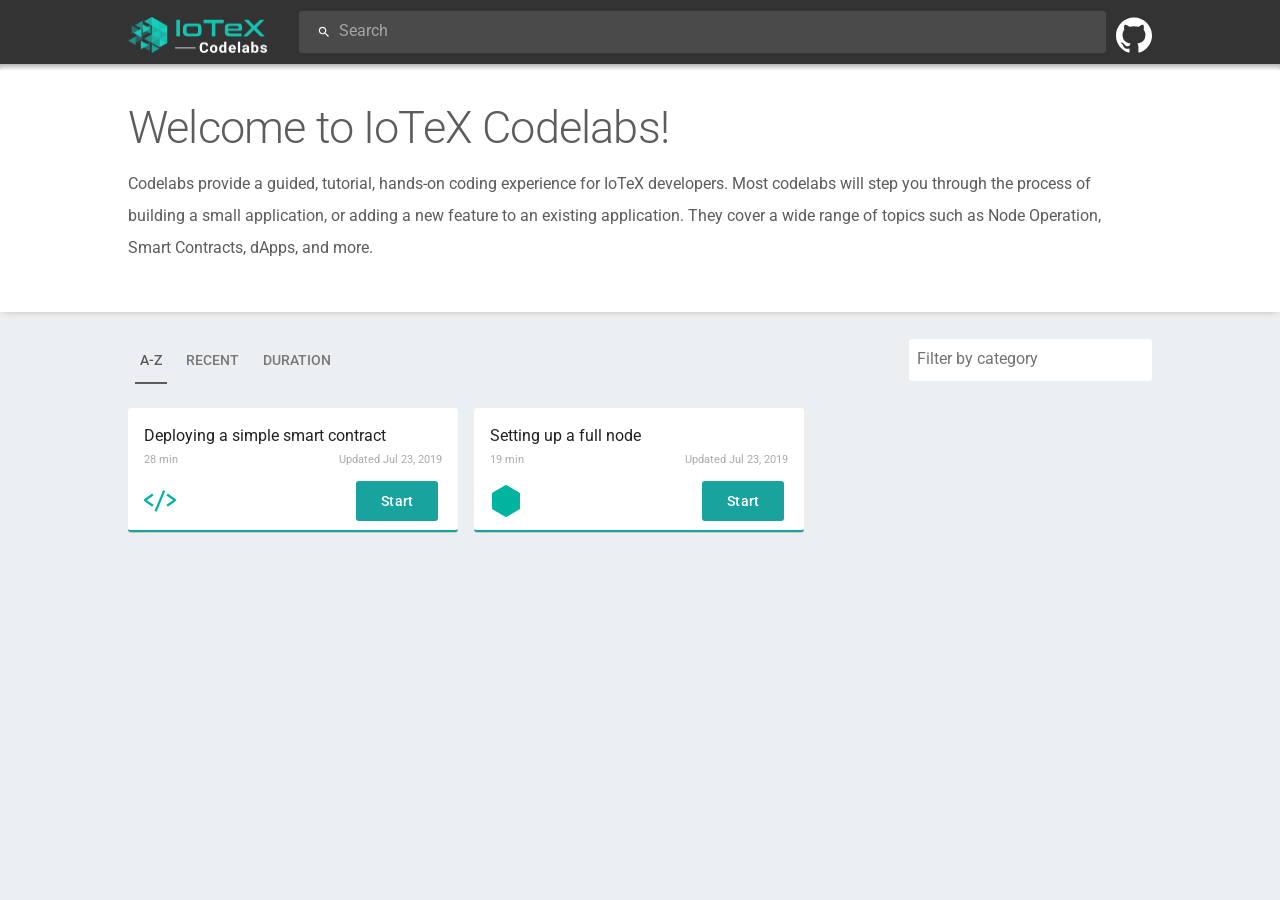
<file: index.html>
<!--
@license
Copyright (c) 2016 The Polymer Project Authors. All rights reserved.
This code may only be used under the BSD style license found at http://polymer.github.io/LICENSE.txt
The complete set of authors may be found at http://polymer.github.io/AUTHORS.txt
The complete set of contributors may be found at http://polymer.github.io/CONTRIBUTORS.txt
Code distributed by Google as part of the polymer project is also
subject to an additional IP rights grant found at http://polymer.github.io/PATENTS.txt
-->

<!doctype html>
<html lang="en">

<head>
  <meta charset="utf-8">
  <meta name="description" content="Codelabs provide a guided, tutorial, hands-on coding experience. Most codelabs will step you through the process of building a small application, or adding a new feature to an existing application.">
  <meta name="viewport" content="width=device-width, initial-scale=1.0">
  <meta name="generator" content="IoTeX Codelabs">
  <meta name="application-name" content="IoTeX Codelabs">
  <link rel="canonical" href="https://example.com/" />
  <link rel="preconnect" href="https://www.google-analytics.com" />

  <link href="https://fonts.googleapis.com/css?family=Heebo&display=swap" rel="stylesheet">


  <script>
    window.ga = window.ga || function () {
      (ga.q = ga.q || []).push(arguments)
    };
    ga.l = +new Date;
    ga('create', 'UA-49880327-14', 'auto');
    ga('send', 'pageview'); {
      %
      if view.ga %
    }
    ga('create', '', 'auto', {
      name: 'view'
    });
    ga('view.send', 'pageview'); {
      %
      endif %
    }
  </script>
  <script async src='https://www.google-analytics.com/analytics.js'></script>

  <title>IoTeX Codelabs</title>

  <link rel="stylesheet" href="/styles/main.css">

  

  <link rel="import" href="/elements/elements.html">

  <style is="custom-style">
    :root {
      --paper-tabs-selection-bar-color: currentcolor;

      --paper-input-container-underline: {
        display: none;
      }

      ;

      --paper-input-container-underline-focus: {
        display: none;
      }

      ;
    }

    .dropdown-filter {
      --paper-input-container: {
        padding: 8px;
      }
    }
  </style>

  <meta name="apple-mobile-web-app-capable" content="yes">
  <meta name="apple-mobile-web-app-status-bar-style" content="#333333">
  <meta name="apple-mobile-web-app-title" content="IoTeX Codelabs">
  <link rel="apple-touch-icon" sizes="180x180" href="/images/favicons/apple-touch-icon.png">
  <link rel="icon" type="image/png" sizes="32x32" href="/images/favicons/favicon-32x32.png">
  <link rel="icon" type="image/png" sizes="194x194" href="/images/favicons/favicon-194x194.png">
  <link rel="icon" type="image/png" sizes="192x192" href="/images/favicons/android-chrome-192x192.png">
  <link rel="icon" type="image/png" sizes="16x16" href="/images/favicons/favicon-16x16.png">
  <link rel="manifest" href="site.webmanifest">
  <link rel="mask-icon" href="/images/favicons/safari-pinned-tab.svg" color="#333333">
  <meta name="msapplication-TileColor" content="#333333">
  <meta name="msapplication-TileImage" content="/images/favicons/mstile-144x144.png">
  <meta name="theme-color" content="#333333">

  <meta name="og:type" property="og:type" content="website" />
  <meta name="og:title" property="og:title" content="IoTeX Codelabs" />
  <meta name="og:description" property="og:description" content="Codelabs provide a guided, tutorial, hands-on coding experience. Most codelabs will step you through the process of building a small application, or adding a new feature to an existing application." />
  <meta name="og:url" property="og:url" content="https://example.com/" />
  <meta name="og:site_name" property="og:site_name" content="Codelabs" />
  <meta name="og:determiner" property="og:determiner" content="the" />
  <meta name="og:locale" property="og:locale" content="en_US" />
  <meta name="og:image" property="og:image" content="/images/og-image.png" />
  <meta name="og:image:url" property="og:image:url" content="/images/og-image.png" />
  <meta name="og:image:type" property="og:image:type" content="image/png" />
  <meta name="og:image:width" property="og:image:width" content="1200" />
  <meta name="og:image:height" property="og:image:height" content="1200" />
  <meta name="og:image:alt" property="og:image:alt" content="Codelabs" />

  <meta name="twitter:card" property="twitter:card" content="summary_large_image" />
  <meta name="twitter:title" property="twitter:title" content="IoTeX Codelabs" />
  <meta name="twitter:description" property="twitter:description" content="Codelabs provide a guided, tutorial, hands-on coding experience. Most codelabs will step you through the process of building a small application, or adding a new feature to an existing application." />
  <meta name="twitter:image" property="twitter:image" content="/images/og-image.png" />
  <meta name="twitter:url" property="twitter:url" content="https://example.com/" />
</head>

<body id="app" is="body-bind" class="loading fullbleed ">
  <paper-header-panel id="main" mode="standard" main>
    
    <div id="mainToolbar" class="paper-header">
      <div class="site-width layout horizontal">
        <a href="/">
          <img src="/images/logo.png" class="logo-devs" alt="Codelabs Logo">
        </a>
        <div id="searchbar">
          <paper-input-container no-label-float>
            <paper-icon-button prefix icon="search"></paper-icon-button>
            <label>Search</label>
            <input is="iron-input" bind-value="{{searchVal}}" on-keydown="onSearchKeyDown">
          </paper-input-container>
        </div>
        <a href="https://github.com/iotexproject/codelabs" id="sm-icon">
          <svg role="img" viewBox="0 0 24 24" xmlns="http://www.w3.org/2000/svg">
            <title>GitHub icon</title>
            <path
              d="M12 .297c-6.63 0-12 5.373-12 12 0 5.303 3.438 9.8 8.205 11.385.6.113.82-.258.82-.577 0-.285-.01-1.04-.015-2.04-3.338.724-4.042-1.61-4.042-1.61C4.422 18.07 3.633 17.7 3.633 17.7c-1.087-.744.084-.729.084-.729 1.205.084 1.838 1.236 1.838 1.236 1.07 1.835 2.809 1.305 3.495.998.108-.776.417-1.305.76-1.605-2.665-.3-5.466-1.332-5.466-5.93 0-1.31.465-2.38 1.235-3.22-.135-.303-.54-1.523.105-3.176 0 0 1.005-.322 3.3 1.23.96-.267 1.98-.399 3-.405 1.02.006 2.04.138 3 .405 2.28-1.552 3.285-1.23 3.285-1.23.645 1.653.24 2.873.12 3.176.765.84 1.23 1.91 1.23 3.22 0 4.61-2.805 5.625-5.475 5.92.42.36.81 1.096.81 2.22 0 1.606-.015 2.896-.015 3.286 0 .315.21.69.825.57C20.565 22.092 24 17.592 24 12.297c0-6.627-5.373-12-12-12" />
          </svg>
        </a>
      </div>
    </div>
    

    
    <header id="banner" down$="[[_toBoolean(selectedFilter)]]">
      <div class="site-width">
        
        <h2 class="banner-title">Welcome to IoTeX Codelabs!</h2>
        <div class="banner-description" data-filter-selected$="[[_toBoolean(selectedFilter)]]">
          <p class="banner-info">
            Codelabs provide a guided, tutorial, hands-on
            coding experience for IoTeX developers. Most codelabs will step you through the process
            of building a small application, or adding a new feature to an
            existing application. They cover a wide range of topics such as Node Operation, Smart Contracts, dApps, and
            more.
            <!-- <br>
            <a href="https://github.com/googlecodelabs/tools">Codelab tools on GitHub</a> -->
          </p>
          </div>
        </div>
    </header>

    <main>
      <div id="filters" class="site-width layout horizontal center justified">
        <div id="sortby">
          <paper-tabs selected="0" noink on-iron-activate="sortBy">
            <paper-tab>A-Z</paper-tab>
            <paper-tab>Recent</paper-tab>
            <paper-tab>Duration</paper-tab>
          </paper-tabs>
        </div>

        
        <!-- <paper-dropdown-menu label="Choose an event" class="dropdown-filter" no-label-float noink no-animations>
          <paper-listbox id="eventList" slot="dropdown-content" class="dropdown-content">
          </paper-listbox>
        </paper-dropdown-menu> -->
        <paper-dropdown-menu label="Filter by category" class="dropdown-filter" no-label-float noink no-animations>
          <paper-listbox id="categorylist" slot="dropdown-content" class="dropdown-content"
            on-iron-activate="onCategoryActivate" attr-for-selected="filter">
            <paper-item filter="node">node</paper-item>
            <paper-item filter="smart-contract">smart-contract</paper-item>
            
          </paper-listbox>
        </paper-dropdown-menu></div>

      <card-sorter id="cards" class="site-width">
        
        
        
        <a href="/codelabs/full-node-setup/index.html?index=..%2F..index" on-tap="navigate"
          class="codelab-card category-node" data-category="node"
          data-title="Setting up a full node" data-duration="19" data-updated="2019-07-23T21:58:13Z"
          data-tags="" data-pin="">
          <div class="description">Setting up a full node</div>
          <div class="card-duration">
            <span>19 min </span>
            <span>Updated Jul 23, 2019</span>
          </div>
          <div class="card-footer">
            <div class="category-icon node-icon"></div>
            <paper-button class="node-bg">Start</paper-button>
          </div>
        </a>
        
        
        
        <a href="/codelabs/deploy-smart-contract/index.html?index=..%2F..index" on-tap="navigate"
          class="codelab-card category-smart-contract" data-category="smart-contract"
          data-title="Deploying a simple smart contract" data-duration="28" data-updated="2019-07-23T21:57:43Z"
          data-tags="" data-pin="">
          <div class="description">Deploying a simple smart contract</div>
          <div class="card-duration">
            <span>28 min </span>
            <span>Updated Jul 23, 2019</span>
          </div>
          <div class="card-footer">
            <div class="category-icon smart-contract-icon"></div>
            <paper-button class="smart-contract-bg">Start</paper-button>
          </div>
        </a>
        
      </card-sorter>

      <div id="loading-placeholder" class="site-width">
        Loading Codelabs, please wait...
      </div>
    </main>

    <!-- <footer id="footer"> -->
    <!-- <div class="footer-wrapper site-width">
        <div class="link-list">
          <label>Connect</label>
          <ul>
            <li><a href="https://www.example.com/">Example</a></li>
          </ul>
        </div>
        <div class="link-list">
          <label>Programs</label>
          <ul>
            <li><a href="https://www.example.com/">Example</a></li>
          </ul>
        </div>
        <div class="link-list">
          <label>Developer Consoles</label>
          <ul>
            <li><a href="https://www.example.com/">Example</a></li>
          </ul>
        </div>
        <div class="link-list">
          <label>Explore</label>
          <ul>
            <li><a href="https://www.example.com/">Example</a></li>
          </ul>
        </div>
      </div> -->
    <!-- </footer> -->
    <!-- 
    <div class="footerbar">
      <div class="site-width layout horizontal center justified">
        <span>
          <a href="https://example.com">Terms</a>
          &nbsp; | &nbsp;
          <a href="https://example.com">Privacy</a>
        </span>
      </div>
    </div> -->

  </paper-header-panel>

  <script src="/scripts/main.js"></script>
</body>

</html>
</file>
<file: styles/main.css>
/**
 * Copyright 2015 Google Inc. All rights reserved.
 *
 * Licensed under the Apache License, Version 2.0 (the "License");
 * you may not use this file except in compliance with the License.
 * You may obtain a copy of the License at
 *
 *     http://www.apache.org/licenses/LICENSE-2.0
 *
 * Unless required by applicable law or agreed to in writing, software
 * distributed under the License is distributed on an "AS IS" BASIS,
 * WITHOUT WARRANTIES OR CONDITIONS OF ANY KIND, either express or implied.
 * See the License for the specific language governing permissions and
 * limitations under the License.
 */
/**
 * Copyright 2015 Google Inc. All rights reserved.
 *
 * Licensed under the Apache License, Version 2.0 (the "License");
 * you may not use this file except in compliance with the License.
 * You may obtain a copy of the License at
 *
 *     http://www.apache.org/licenses/LICENSE-2.0
 *
 * Unless required by applicable law or agreed to in writing, software
 * distributed under the License is distributed on an "AS IS" BASIS,
 * WITHOUT WARRANTIES OR CONDITIONS OF ANY KIND, either express or implied.
 * See the License for the specific language governing permissions and
 * limitations under the License.
 */
/*******************************
          Flex Layout
*******************************/
.layout.horizontal,
.layout.horizontal-reverse,
.layout.vertical,
.layout.vertical-reverse {
  display: flex;
}

.layout.horizontal {
  flex-direction: row;
}

.layout.vertical {
  flex-direction: column;
}

.layout.wrap {
  flex-wrap: wrap;
}

.flex,
.flex-1 {
  -ms-flex: 1;
  -webkit-flex: 1;
  flex: 1;
}

/* alignment in cross axis */
.layout.start {
  align-items: flex-start;
}

.layout.center,
.layout.center-center {
  align-items: center;
}

.layout.end {
  align-items: flex-end;
}

/* alignment in main axis */
.layout.start-justified {
  justify-content: flex-start;
}

.layout.center-justified,
.layout.center-center {
  justify-content: center;
}

.layout.end-justified {
  justify-content: flex-end;
}

.layout.around-justified {
  justify-content: space-around;
}

.layout.justified {
  justify-content: space-between;
}

/* self alignment */
.self-start {
  align-self: flex-start;
}

.self-center {
  align-self: center;
}

.self-end {
  align-self: flex-end;
}

.self-stretch {
  align-self: stretch;
}

/*******************************
          Other Layout
*******************************/
.block {
  display: block;
}

/* IE 10 support for HTML5 hidden attr */
[hidden] {
  display: none !important;
}

.invisible {
  visibility: hidden !important;
}

.relative {
  position: relative;
}

.fit {
  position: absolute;
  top: 0;
  right: 0;
  bottom: 0;
  left: 0;
}

body.fullbleed {
  margin: 0;
  height: 100vh;
}

.scroll {
  -webkit-overflow-scrolling: touch;
  overflow: auto;
}

/**
 * Copyright 2015 Google Inc. All rights reserved.
 *
 * Licensed under the Apache License, Version 2.0 (the "License");
 * you may not use this file except in compliance with the License.
 * You may obtain a copy of the License at
 *
 *     http://www.apache.org/licenses/LICENSE-2.0
 *
 * Unless required by applicable law or agreed to in writing, software
 * distributed under the License is distributed on an "AS IS" BASIS,
 * WITHOUT WARRANTIES OR CONDITIONS OF ANY KIND, either express or implied.
 * See the License for the specific language governing permissions and
 * limitations under the License.
 */
/**
 * Copyright 2015 Google Inc. All rights reserved.
 *
 * Licensed under the Apache License, Version 2.0 (the "License");
 * you may not use this file except in compliance with the License.
 * You may obtain a copy of the License at
 *
 *     http://www.apache.org/licenses/LICENSE-2.0
 *
 * Unless required by applicable law or agreed to in writing, software
 * distributed under the License is distributed on an "AS IS" BASIS,
 * WITHOUT WARRANTIES OR CONDITIONS OF ANY KIND, either express or implied.
 * See the License for the specific language governing permissions and
 * limitations under the License.
 */
body {
  font-family: 'Roboto', 'Noto', sans-serif;
  -webkit-font-smoothing: antialiased;
  font-size: 16px;
  font-weight: 400;
  line-height: 24px;
  color: #5c5c5c;
}

h1 {
  font-family: 'Roboto', 'Noto', sans-serif;
  -webkit-font-smoothing: antialiased;
  white-space: nowrap;
  overflow: hidden;
  text-overflow: ellipsis;
  font-size: 56px;
  font-weight: 400;
  letter-spacing: -.026em;
  line-height: 60px;
}

h2 {
  font-family: 'Roboto', 'Noto', sans-serif;
  -webkit-font-smoothing: antialiased;
  font-size: 45px;
  font-weight: 400;
  letter-spacing: -.018em;
  line-height: 48px;
}

h3 {
  font-family: 'Roboto', 'Noto', sans-serif;
  -webkit-font-smoothing: antialiased;
  font-size: 34px;
  font-weight: 400;
  letter-spacing: -.01em;
  line-height: 40px;
}

h4 {
  font-family: 'Roboto', 'Noto', sans-serif;
  -webkit-font-smoothing: antialiased;
  font-size: 24px;
  font-weight: 400;
  letter-spacing: -.012em;
  line-height: 32px;
}

/**
 * Copyright 2015 Google Inc. All rights reserved.
 *
 * Licensed under the Apache License, Version 2.0 (the "License");
 * you may not use this file except in compliance with the License.
 * You may obtain a copy of the License at
 *
 *     http://www.apache.org/licenses/LICENSE-2.0
 *
 * Unless required by applicable law or agreed to in writing, software
 * distributed under the License is distributed on an "AS IS" BASIS,
 * WITHOUT WARRANTIES OR CONDITIONS OF ANY KIND, either express or implied.
 * See the License for the specific language governing permissions and
 * limitations under the License.
 */
/**
 * Copyright 2015 Google Inc. All rights reserved.
 *
 * Licensed under the Apache License, Version 2.0 (the "License");
 * you may not use this file except in compliance with the License.
 * You may obtain a copy of the License at
 *
 *     http://www.apache.org/licenses/LICENSE-2.0
 *
 * Unless required by applicable law or agreed to in writing, software
 * distributed under the License is distributed on an "AS IS" BASIS,
 * WITHOUT WARRANTIES OR CONDITIONS OF ANY KIND, either express or implied.
 * See the License for the specific language governing permissions and
 * limitations under the License.
 */
/* Colors */
/* Typography */
/* Breakpoints */
/**
 * Copyright 2015 Google Inc. All rights reserved.
 *
 * Licensed under the Apache License, Version 2.0 (the "License");
 * you may not use this file except in compliance with the License.
 * You may obtain a copy of the License at
 *
 *     http://www.apache.org/licenses/LICENSE-2.0
 *
 * Unless required by applicable law or agreed to in writing, software
 * distributed under the License is distributed on an "AS IS" BASIS,
 * WITHOUT WARRANTIES OR CONDITIONS OF ANY KIND, either express or implied.
 * See the License for the specific language governing permissions and
 * limitations under the License.
 */
* {
  box-sizing: border-box;
  margin: 0;
  outline: none;
}

body {
  background: #ECEFF1;
}

body.view #banner {
  padding-top: calc(56px + 24px);
  padding-bottom: 24px;
  position: relative;
}

body #loading-placeholder {
  display: none;
  padding: 40px 0;
  text-align: center;
}

body.loading card-sorter#cards {
  display: none;
}

body.loading div#filters,
body.loading div#searchbar {
  display: none;
}

body.loading div#loading-placeholder {
  display: block;
}

b {
  font-weight: 500;
}

a {
  text-decoration: none;
  color: currentcolor;
}

ul,
li {
  list-style: none;
  padding: 0;
}

.site-width {
  margin: 0 auto;
  width: 90vw;
  max-width: 1024px;
}

#banner {
  background-color: #FFF;
  padding: 0 40px 0 40px;
  padding: 40px 0 48px 0;
  box-shadow: 0px 3px 6px -3px #BDBDBD;
}

#banner[down] .banner-slider {
  transform: none;
}

#banner[down] .banner-title {
  visibility: hidden;
}

#banner h2,
#banner h3 {
  font-weight: 300;
}

#banner #logo {
  height: 125px;
  width: auto;
  max-width: 100%;
}

#banner .banner-slider {
  position: absolute;
  top: 0;
  max-width: 100%;
  width: 100%;
  background-color: #ECEFF1;
  color: #546E7A;
  padding: 8px 0;
  transform: translateY(-100%);
  transition: transform 400ms cubic-bezier(0, 0, 0.2, 1);
  will-change: transform;
}

#banner .banner-slider h3 {
  font-size: 30px;
}

#banner .banner_arrows {
  margin-left: 16px;
}

#banner .banner-title {
  margin-bottom: 8px;
}

#banner .banner-description .banner-meta {
  padding: 0 32px 0 32px;
}

#banner .banner-description .banner-meta h3 {
  margin-bottom: 8px;
}

#banner paper-button {
  font-family: 'Roboto', 'Noto', sans-serif;
  -webkit-font-smoothing: antialiased;
  font-size: 14px;
  font-weight: 500;
  text-transform: uppercase;
  line-height: 1;
  letter-spacing: 0.01em;
  background-color: #607D8B;
  padding: 8px 16px;
  min-width: 139px;
  color: #fff;
  text-align: center;
  line-height: initial;
}

#banner paper-button.iron-selected {
  background-color: #333333;
}

#sortby {
  padding: 24px 0;
  justify-content: center;
}

#sortby paper-tabs {
  text-transform: uppercase;
}

#sortby paper-tabs paper-tab {
  padding: 0 5px;
  margin: auto 7px;
}

.paper-button-0,
.paper-menu-button-0 {
  border-radius: 3px !important;
}

.dropdown-filter {
  background-color: #fff;
  border-radius: 3px;
}

.dropdown-content {
  border-radius: 3px !important;
}

.dropdown-content paper-item:hover {
  background: #EEEEEE;
  cursor: pointer;
}

@media (max-width: 767px) {
  #banner {
    padding: 16px 0;
    line-height: 16px;
  }
  #banner paper-button {
    display: inline-block;
    margin: 16px 0 0 0;
  }
  #filters {
    padding: 0;
    margin: 0;
    height: 20px;
    visibility: hidden;
  }
  .banner-info {
    line-height: 24px;
    align-self: flex-start;
    width: 100%;
  }
  .banner-description {
    display: flex;
    flex-direction: column;
    align-items: center;
  }
  .banner-technologies {
    position: absolute;
    width: 100%;
    left: 0;
    z-index: 1;
  }
  .banner-title {
    font-size: 7vw;
  }
  .banner-meta {
    display: none;
  }
  #logo {
    margin-bottom: 16px;
  }
  .filters {
    width: 100%;
  }
}

@media (min-width: 768px) {
  #banner paper-button {
    margin-bottom: 16px;
  }
  #banner .banner-title {
    margin-bottom: 16px;
  }
  .banner-info {
    margin-right: 32px;
    line-height: 32px;
  }
  .banner-info a {
    text-decoration: underline;
  }
  .banner-description {
    display: flex;
  }
  .banner-description .banner-info {
    flex: 1;
  }
}

/**
 * Copyright 2015 Google Inc. All rights reserved.
 *
 * Licensed under the Apache License, Version 2.0 (the "License");
 * you may not use this file except in compliance with the License.
 * You may obtain a copy of the License at
 *
 *     http://www.apache.org/licenses/LICENSE-2.0
 *
 * Unless required by applicable law or agreed to in writing, software
 * distributed under the License is distributed on an "AS IS" BASIS,
 * WITHOUT WARRANTIES OR CONDITIONS OF ANY KIND, either express or implied.
 * See the License for the specific language governing permissions and
 * limitations under the License.
 */
/**
 * Copyright 2015 Google Inc. All rights reserved.
 *
 * Licensed under the Apache License, Version 2.0 (the "License");
 * you may not use this file except in compliance with the License.
 * You may obtain a copy of the License at
 *
 *     http://www.apache.org/licenses/LICENSE-2.0
 *
 * Unless required by applicable law or agreed to in writing, software
 * distributed under the License is distributed on an "AS IS" BASIS,
 * WITHOUT WARRANTIES OR CONDITIONS OF ANY KIND, either express or implied.
 * See the License for the specific language governing permissions and
 * limitations under the License.
 */
/* Colors */
/* Typography */
/* Breakpoints */
#mainToolbar {
  display: flex;
  align-items: center;
  height: 64px;
  background-color: #333333;
  color: #fff;
  padding: 16px;
}

#mainToolbar paper-icon-button[icon="menu"] {
  flex-shrink: 0;
}

#mainToolbar a {
  display: flex;
  align-items: center;
}

#mainToolbar .logo-icon {
  margin-right: 16px;
  width: 30px;
  height: 24px;
}

#mainToolbar .logo-devs {
  width: 139px;
  height: 36px;
  margin-top: 5px;
}

#searchbar {
  border-radius: 3px;
}

#searchbar paper-input-container {
  padding: 0;
}

#searchbar paper-input-container label,
#searchbar paper-input-container input {
  color: #fff;
}

#searchbar paper-input-container label {
  opacity: 0.5;
}

#sm-icon {
  align-self: flex-end;
}

svg {
  width: 36px;
  height: 36px;
  fill: white;
  margin-left: 10px;
}

@media (min-width: 768px) {
  #searchbar {
    background-color: #66666670;
    transition: background-color 400ms cubic-bezier(0, 0, 0.2, 1);
    width: 100%;
  }
  #searchbar:hover {
    background-color: #66666674;
  }
  .logo-devs {
    margin: 5px 32px 0 0;
  }
}

@media (max-width: 767px) {
  #searchbar paper-input-container {
    display: none;
  }
  #mainToolbar {
    height: 56px;
  }
  #mainToolbar paper-icon-button[icon="menu"] {
    width: 40px;
    margin-right: 8px;
  }
}

/**
 * Copyright 2015 Google Inc. All rights reserved.
 *
 * Licensed under the Apache License, Version 2.0 (the "License");
 * you may not use this file except in compliance with the License.
 * You may obtain a copy of the License at
 *
 *     http://www.apache.org/licenses/LICENSE-2.0
 *
 * Unless required by applicable law or agreed to in writing, software
 * distributed under the License is distributed on an "AS IS" BASIS,
 * WITHOUT WARRANTIES OR CONDITIONS OF ANY KIND, either express or implied.
 * See the License for the specific language governing permissions and
 * limitations under the License.
 */
/**
 * Copyright 2015 Google Inc. All rights reserved.
 *
 * Licensed under the Apache License, Version 2.0 (the "License");
 * you may not use this file except in compliance with the License.
 * You may obtain a copy of the License at
 *
 *     http://www.apache.org/licenses/LICENSE-2.0
 *
 * Unless required by applicable law or agreed to in writing, software
 * distributed under the License is distributed on an "AS IS" BASIS,
 * WITHOUT WARRANTIES OR CONDITIONS OF ANY KIND, either express or implied.
 * See the License for the specific language governing permissions and
 * limitations under the License.
 */
/* Colors */
/* Typography */
/* Breakpoints */
/**
 * Copyright 2015 Google Inc. All rights reserved.
 *
 * Licensed under the Apache License, Version 2.0 (the "License");
 * you may not use this file except in compliance with the License.
 * You may obtain a copy of the License at
 *
 *     http://www.apache.org/licenses/LICENSE-2.0
 *
 * Unless required by applicable law or agreed to in writing, software
 * distributed under the License is distributed on an "AS IS" BASIS,
 * WITHOUT WARRANTIES OR CONDITIONS OF ANY KIND, either express or implied.
 * See the License for the specific language governing permissions and
 * limitations under the License.
 */
/* Google colors */
/* Other colors */
/* Mixins */
/* Actual CSS classes */
.about-bg, .ads-bg, .android-wear-bg, .assistant-bg, .docs-bg, .drive-bg, .chrome-bg, .google-chrome-bg, .googlechrome-bg, .cloud-bg, .cloud-about-bg, .cloud-general-bg, .cloud-other-bg, .cloud-others-bg, .cloud-platform-bg, .cloud-tools-bg, .cloud-cloud-tools-bg, .cloud-appengine-bg, .cloud-app-engine-bg, .cloud-bigquery-bg, .cloud-big-query-bg, .bigquery-bg, .big-query-bg, .cloud-build-bg, .cloud-compute-bg, .cloud-compute-engine-bg, .cloud-data-bg, .cloud-datalab-bg, .cloud-data-lab-bg, .cloud-iam-bg, .cloud-iot-bg, .cloud-iot-core-bg, .iot-core-bg, .iot-bg, .cloud-key-management-service-bg, .cloud-kms-bg, .cloud-ml-bg, .cloud-machine-learning-bg, .cloud-monitoring-bg, .cloud-monitor-bg, .cloud-networking-bg, .cloud-network-bg, .cloud-security-bg, .cloud-security-command-center-bg, .cloud-sql-bg, .cloud-web-bg, .search-bg, .wear-bg, .wear-os-bg, .web-bg, .code-bg, .smart-contract-bg, .node-bg {
  background-color: #18A39E;
}

.codelab-card.category-about, .codelab-card.category-ads, .codelab-card.category-android-wear, .codelab-card.category-assistant, .codelab-card.category-docs, .codelab-card.category-drive, .codelab-card.category-chrome, .codelab-card.category-google-chrome, .codelab-card.category-googlechrome, .codelab-card.category-cloud, .codelab-card.category-cloud-about, .codelab-card.category-cloud-general, .codelab-card.category-cloud-other, .codelab-card.category-cloud-others, .codelab-card.category-cloud-platform, .codelab-card.category-cloud-tools, .codelab-card.category-cloud-cloud-tools, .codelab-card.category-cloud-appengine, .codelab-card.category-cloud-app-engine, .codelab-card.category-cloud-bigquery, .codelab-card.category-cloud-big-query, .codelab-card.category-bigquery, .codelab-card.category-big-query, .codelab-card.category-cloud-build, .codelab-card.category-cloud-compute, .codelab-card.category-cloud-compute-engine, .codelab-card.category-cloud-data, .codelab-card.category-cloud-datalab, .codelab-card.category-cloud-data-lab, .codelab-card.category-cloud-iam, .codelab-card.category-cloud-iot, .codelab-card.category-cloud-iot-core, .codelab-card.category-iot-core, .codelab-card.category-iot, .codelab-card.category-cloud-key-management-service, .codelab-card.category-cloud-kms, .codelab-card.category-cloud-ml, .codelab-card.category-cloud-machine-learning, .codelab-card.category-cloud-monitoring, .codelab-card.category-cloud-monitor, .codelab-card.category-cloud-networking, .codelab-card.category-cloud-network, .codelab-card.category-cloud-security, .codelab-card.category-cloud-security-command-center, .codelab-card.category-cloud-sql, .codelab-card.category-cloud-web, .codelab-card.category-search, .codelab-card.category-wear, .codelab-card.category-wear-os, .codelab-card.category-web, .codelab-card.category-code, .codelab-card.category-smart-contract, .codelab-card.category-node {
  border-bottom-color: #18A39E;
}

.about-icon, .search-icon {
  background-image: url("/images/icons/google-g.svg");
}

.about-bg, .ads-bg, .android-wear-bg, .assistant-bg, .docs-bg, .drive-bg, .chrome-bg, .google-chrome-bg, .googlechrome-bg, .cloud-bg, .cloud-about-bg, .cloud-general-bg, .cloud-other-bg, .cloud-others-bg, .cloud-platform-bg, .cloud-tools-bg, .cloud-cloud-tools-bg, .cloud-appengine-bg, .cloud-app-engine-bg, .cloud-bigquery-bg, .cloud-big-query-bg, .bigquery-bg, .big-query-bg, .cloud-build-bg, .cloud-compute-bg, .cloud-compute-engine-bg, .cloud-data-bg, .cloud-datalab-bg, .cloud-data-lab-bg, .cloud-iam-bg, .cloud-iot-bg, .cloud-iot-core-bg, .iot-core-bg, .iot-bg, .cloud-key-management-service-bg, .cloud-kms-bg, .cloud-ml-bg, .cloud-machine-learning-bg, .cloud-monitoring-bg, .cloud-monitor-bg, .cloud-networking-bg, .cloud-network-bg, .cloud-security-bg, .cloud-security-command-center-bg, .cloud-sql-bg, .cloud-web-bg, .search-bg, .wear-bg, .wear-os-bg, .web-bg, .code-bg, .smart-contract-bg, .node-bg {
  background-color: #18A39E;
}

.codelab-card.category-about, .codelab-card.category-ads, .codelab-card.category-android-wear, .codelab-card.category-assistant, .codelab-card.category-docs, .codelab-card.category-drive, .codelab-card.category-chrome, .codelab-card.category-google-chrome, .codelab-card.category-googlechrome, .codelab-card.category-cloud, .codelab-card.category-cloud-about, .codelab-card.category-cloud-general, .codelab-card.category-cloud-other, .codelab-card.category-cloud-others, .codelab-card.category-cloud-platform, .codelab-card.category-cloud-tools, .codelab-card.category-cloud-cloud-tools, .codelab-card.category-cloud-appengine, .codelab-card.category-cloud-app-engine, .codelab-card.category-cloud-bigquery, .codelab-card.category-cloud-big-query, .codelab-card.category-bigquery, .codelab-card.category-big-query, .codelab-card.category-cloud-build, .codelab-card.category-cloud-compute, .codelab-card.category-cloud-compute-engine, .codelab-card.category-cloud-data, .codelab-card.category-cloud-datalab, .codelab-card.category-cloud-data-lab, .codelab-card.category-cloud-iam, .codelab-card.category-cloud-iot, .codelab-card.category-cloud-iot-core, .codelab-card.category-iot-core, .codelab-card.category-iot, .codelab-card.category-cloud-key-management-service, .codelab-card.category-cloud-kms, .codelab-card.category-cloud-ml, .codelab-card.category-cloud-machine-learning, .codelab-card.category-cloud-monitoring, .codelab-card.category-cloud-monitor, .codelab-card.category-cloud-networking, .codelab-card.category-cloud-network, .codelab-card.category-cloud-security, .codelab-card.category-cloud-security-command-center, .codelab-card.category-cloud-sql, .codelab-card.category-cloud-web, .codelab-card.category-search, .codelab-card.category-wear, .codelab-card.category-wear-os, .codelab-card.category-web, .codelab-card.category-code, .codelab-card.category-smart-contract, .codelab-card.category-node {
  border-bottom-color: #18A39E;
}

.ads-icon {
  background-image: url("/images/icons/google-ads.svg");
}

.analytics-bg {
  background-color: #f37c22;
}

.codelab-card.category-analytics {
  border-bottom-color: #f37c22;
}

.analytics-icon {
  background-image: url("/images/icons/google-analytics.svg");
}

.android-bg, .android-kotlin-bg, .android-tv-bg {
  background-color: #a4c639;
}

.codelab-card.category-android, .codelab-card.category-android-kotlin, .codelab-card.category-android-tv {
  border-bottom-color: #a4c639;
}

.android-icon, .android-kotlin-icon, .android-tv-icon {
  background-image: url("/images/icons/android.svg");
}

.android-auto-bg {
  background-color: #03a9f4;
}

.codelab-card.category-android-auto {
  border-bottom-color: #03a9f4;
}

.android-auto-icon {
  background-image: url("/images/icons/android-auto.svg");
}

.android-things-bg {
  background-color: #6c6c6c;
}

.codelab-card.category-android-things {
  border-bottom-color: #6c6c6c;
}

.android-things-icon {
  background-image: url("/images/icons/android-things.svg");
}

.about-bg, .ads-bg, .android-wear-bg, .assistant-bg, .docs-bg, .drive-bg, .chrome-bg, .google-chrome-bg, .googlechrome-bg, .cloud-bg, .cloud-about-bg, .cloud-general-bg, .cloud-other-bg, .cloud-others-bg, .cloud-platform-bg, .cloud-tools-bg, .cloud-cloud-tools-bg, .cloud-appengine-bg, .cloud-app-engine-bg, .cloud-bigquery-bg, .cloud-big-query-bg, .bigquery-bg, .big-query-bg, .cloud-build-bg, .cloud-compute-bg, .cloud-compute-engine-bg, .cloud-data-bg, .cloud-datalab-bg, .cloud-data-lab-bg, .cloud-iam-bg, .cloud-iot-bg, .cloud-iot-core-bg, .iot-core-bg, .iot-bg, .cloud-key-management-service-bg, .cloud-kms-bg, .cloud-ml-bg, .cloud-machine-learning-bg, .cloud-monitoring-bg, .cloud-monitor-bg, .cloud-networking-bg, .cloud-network-bg, .cloud-security-bg, .cloud-security-command-center-bg, .cloud-sql-bg, .cloud-web-bg, .search-bg, .wear-bg, .wear-os-bg, .web-bg, .code-bg, .smart-contract-bg, .node-bg {
  background-color: #18A39E;
}

.codelab-card.category-about, .codelab-card.category-ads, .codelab-card.category-android-wear, .codelab-card.category-assistant, .codelab-card.category-docs, .codelab-card.category-drive, .codelab-card.category-chrome, .codelab-card.category-google-chrome, .codelab-card.category-googlechrome, .codelab-card.category-cloud, .codelab-card.category-cloud-about, .codelab-card.category-cloud-general, .codelab-card.category-cloud-other, .codelab-card.category-cloud-others, .codelab-card.category-cloud-platform, .codelab-card.category-cloud-tools, .codelab-card.category-cloud-cloud-tools, .codelab-card.category-cloud-appengine, .codelab-card.category-cloud-app-engine, .codelab-card.category-cloud-bigquery, .codelab-card.category-cloud-big-query, .codelab-card.category-bigquery, .codelab-card.category-big-query, .codelab-card.category-cloud-build, .codelab-card.category-cloud-compute, .codelab-card.category-cloud-compute-engine, .codelab-card.category-cloud-data, .codelab-card.category-cloud-datalab, .codelab-card.category-cloud-data-lab, .codelab-card.category-cloud-iam, .codelab-card.category-cloud-iot, .codelab-card.category-cloud-iot-core, .codelab-card.category-iot-core, .codelab-card.category-iot, .codelab-card.category-cloud-key-management-service, .codelab-card.category-cloud-kms, .codelab-card.category-cloud-ml, .codelab-card.category-cloud-machine-learning, .codelab-card.category-cloud-monitoring, .codelab-card.category-cloud-monitor, .codelab-card.category-cloud-networking, .codelab-card.category-cloud-network, .codelab-card.category-cloud-security, .codelab-card.category-cloud-security-command-center, .codelab-card.category-cloud-sql, .codelab-card.category-cloud-web, .codelab-card.category-search, .codelab-card.category-wear, .codelab-card.category-wear-os, .codelab-card.category-web, .codelab-card.category-code, .codelab-card.category-smart-contract, .codelab-card.category-node {
  border-bottom-color: #18A39E;
}

.android-wear-icon, .wear-icon, .wear-os-icon {
  background-image: url("/images/icons/wear-os.svg");
}

.about-bg, .ads-bg, .android-wear-bg, .assistant-bg, .docs-bg, .drive-bg, .chrome-bg, .google-chrome-bg, .googlechrome-bg, .cloud-bg, .cloud-about-bg, .cloud-general-bg, .cloud-other-bg, .cloud-others-bg, .cloud-platform-bg, .cloud-tools-bg, .cloud-cloud-tools-bg, .cloud-appengine-bg, .cloud-app-engine-bg, .cloud-bigquery-bg, .cloud-big-query-bg, .bigquery-bg, .big-query-bg, .cloud-build-bg, .cloud-compute-bg, .cloud-compute-engine-bg, .cloud-data-bg, .cloud-datalab-bg, .cloud-data-lab-bg, .cloud-iam-bg, .cloud-iot-bg, .cloud-iot-core-bg, .iot-core-bg, .iot-bg, .cloud-key-management-service-bg, .cloud-kms-bg, .cloud-ml-bg, .cloud-machine-learning-bg, .cloud-monitoring-bg, .cloud-monitor-bg, .cloud-networking-bg, .cloud-network-bg, .cloud-security-bg, .cloud-security-command-center-bg, .cloud-sql-bg, .cloud-web-bg, .search-bg, .wear-bg, .wear-os-bg, .web-bg, .code-bg, .smart-contract-bg, .node-bg {
  background-color: #18A39E;
}

.codelab-card.category-about, .codelab-card.category-ads, .codelab-card.category-android-wear, .codelab-card.category-assistant, .codelab-card.category-docs, .codelab-card.category-drive, .codelab-card.category-chrome, .codelab-card.category-google-chrome, .codelab-card.category-googlechrome, .codelab-card.category-cloud, .codelab-card.category-cloud-about, .codelab-card.category-cloud-general, .codelab-card.category-cloud-other, .codelab-card.category-cloud-others, .codelab-card.category-cloud-platform, .codelab-card.category-cloud-tools, .codelab-card.category-cloud-cloud-tools, .codelab-card.category-cloud-appengine, .codelab-card.category-cloud-app-engine, .codelab-card.category-cloud-bigquery, .codelab-card.category-cloud-big-query, .codelab-card.category-bigquery, .codelab-card.category-big-query, .codelab-card.category-cloud-build, .codelab-card.category-cloud-compute, .codelab-card.category-cloud-compute-engine, .codelab-card.category-cloud-data, .codelab-card.category-cloud-datalab, .codelab-card.category-cloud-data-lab, .codelab-card.category-cloud-iam, .codelab-card.category-cloud-iot, .codelab-card.category-cloud-iot-core, .codelab-card.category-iot-core, .codelab-card.category-iot, .codelab-card.category-cloud-key-management-service, .codelab-card.category-cloud-kms, .codelab-card.category-cloud-ml, .codelab-card.category-cloud-machine-learning, .codelab-card.category-cloud-monitoring, .codelab-card.category-cloud-monitor, .codelab-card.category-cloud-networking, .codelab-card.category-cloud-network, .codelab-card.category-cloud-security, .codelab-card.category-cloud-security-command-center, .codelab-card.category-cloud-sql, .codelab-card.category-cloud-web, .codelab-card.category-search, .codelab-card.category-wear, .codelab-card.category-wear-os, .codelab-card.category-web, .codelab-card.category-code, .codelab-card.category-smart-contract, .codelab-card.category-node {
  border-bottom-color: #18A39E;
}

.assistant-icon {
  background-image: url("/images/icons/google-assistant.svg");
}

.ar-bg, .ar-core-bg, .augmented-reality-bg, .augmented-reality-core-bg {
  background-color: #4a148c;
}

.codelab-card.category-ar, .codelab-card.category-ar-core, .codelab-card.category-augmented-reality, .codelab-card.category-augmented-reality-core {
  border-bottom-color: #4a148c;
}

.ar-icon, .ar-core-icon, .augmented-reality-icon, .augmented-reality-core-icon {
  background-image: url("/images/icons/ar-core.svg");
}

.cardboard-bg, .games-bg, .play-games-bg, .vr-bg, .virtualreality-bg, .virtualreality-games-bg, .virtual-reality-bg, .virtual-reality-games-bg {
  background-color: #f16523;
}

.codelab-card.category-cardboard, .codelab-card.category-games, .codelab-card.category-play-games, .codelab-card.category-vr, .codelab-card.category-virtualreality, .codelab-card.category-virtualreality-games, .codelab-card.category-virtual-reality, .codelab-card.category-virtual-reality-games {
  border-bottom-color: #f16523;
}

.cardboard-icon, .games-icon, .play-games-icon, .vr-icon, .virtualreality-icon, .virtualreality-games-icon, .virtual-reality-icon, .virtual-reality-games-icon {
  background-image: url("/images/icons/cardboard.svg");
}

.gsuite-bg, .g-suite-bg, .apps-bg {
  background-color: #9aa0a6;
}

.codelab-card.category-gsuite, .codelab-card.category-g-suite, .codelab-card.category-apps {
  border-bottom-color: #9aa0a6;
}

.gsuite-icon, .g-suite-icon, .apps-icon {
  background-image: url("/images/icons/gsuite.svg");
}

.about-bg, .ads-bg, .android-wear-bg, .assistant-bg, .docs-bg, .drive-bg, .chrome-bg, .google-chrome-bg, .googlechrome-bg, .cloud-bg, .cloud-about-bg, .cloud-general-bg, .cloud-other-bg, .cloud-others-bg, .cloud-platform-bg, .cloud-tools-bg, .cloud-cloud-tools-bg, .cloud-appengine-bg, .cloud-app-engine-bg, .cloud-bigquery-bg, .cloud-big-query-bg, .bigquery-bg, .big-query-bg, .cloud-build-bg, .cloud-compute-bg, .cloud-compute-engine-bg, .cloud-data-bg, .cloud-datalab-bg, .cloud-data-lab-bg, .cloud-iam-bg, .cloud-iot-bg, .cloud-iot-core-bg, .iot-core-bg, .iot-bg, .cloud-key-management-service-bg, .cloud-kms-bg, .cloud-ml-bg, .cloud-machine-learning-bg, .cloud-monitoring-bg, .cloud-monitor-bg, .cloud-networking-bg, .cloud-network-bg, .cloud-security-bg, .cloud-security-command-center-bg, .cloud-sql-bg, .cloud-web-bg, .search-bg, .wear-bg, .wear-os-bg, .web-bg, .code-bg, .smart-contract-bg, .node-bg {
  background-color: #18A39E;
}

.codelab-card.category-about, .codelab-card.category-ads, .codelab-card.category-android-wear, .codelab-card.category-assistant, .codelab-card.category-docs, .codelab-card.category-drive, .codelab-card.category-chrome, .codelab-card.category-google-chrome, .codelab-card.category-googlechrome, .codelab-card.category-cloud, .codelab-card.category-cloud-about, .codelab-card.category-cloud-general, .codelab-card.category-cloud-other, .codelab-card.category-cloud-others, .codelab-card.category-cloud-platform, .codelab-card.category-cloud-tools, .codelab-card.category-cloud-cloud-tools, .codelab-card.category-cloud-appengine, .codelab-card.category-cloud-app-engine, .codelab-card.category-cloud-bigquery, .codelab-card.category-cloud-big-query, .codelab-card.category-bigquery, .codelab-card.category-big-query, .codelab-card.category-cloud-build, .codelab-card.category-cloud-compute, .codelab-card.category-cloud-compute-engine, .codelab-card.category-cloud-data, .codelab-card.category-cloud-datalab, .codelab-card.category-cloud-data-lab, .codelab-card.category-cloud-iam, .codelab-card.category-cloud-iot, .codelab-card.category-cloud-iot-core, .codelab-card.category-iot-core, .codelab-card.category-iot, .codelab-card.category-cloud-key-management-service, .codelab-card.category-cloud-kms, .codelab-card.category-cloud-ml, .codelab-card.category-cloud-machine-learning, .codelab-card.category-cloud-monitoring, .codelab-card.category-cloud-monitor, .codelab-card.category-cloud-networking, .codelab-card.category-cloud-network, .codelab-card.category-cloud-security, .codelab-card.category-cloud-security-command-center, .codelab-card.category-cloud-sql, .codelab-card.category-cloud-web, .codelab-card.category-search, .codelab-card.category-wear, .codelab-card.category-wear-os, .codelab-card.category-web, .codelab-card.category-code, .codelab-card.category-smart-contract, .codelab-card.category-node {
  border-bottom-color: #18A39E;
}

.docs-icon {
  background-image: url("/images/icons/google-docs.svg");
}

.about-bg, .ads-bg, .android-wear-bg, .assistant-bg, .docs-bg, .drive-bg, .chrome-bg, .google-chrome-bg, .googlechrome-bg, .cloud-bg, .cloud-about-bg, .cloud-general-bg, .cloud-other-bg, .cloud-others-bg, .cloud-platform-bg, .cloud-tools-bg, .cloud-cloud-tools-bg, .cloud-appengine-bg, .cloud-app-engine-bg, .cloud-bigquery-bg, .cloud-big-query-bg, .bigquery-bg, .big-query-bg, .cloud-build-bg, .cloud-compute-bg, .cloud-compute-engine-bg, .cloud-data-bg, .cloud-datalab-bg, .cloud-data-lab-bg, .cloud-iam-bg, .cloud-iot-bg, .cloud-iot-core-bg, .iot-core-bg, .iot-bg, .cloud-key-management-service-bg, .cloud-kms-bg, .cloud-ml-bg, .cloud-machine-learning-bg, .cloud-monitoring-bg, .cloud-monitor-bg, .cloud-networking-bg, .cloud-network-bg, .cloud-security-bg, .cloud-security-command-center-bg, .cloud-sql-bg, .cloud-web-bg, .search-bg, .wear-bg, .wear-os-bg, .web-bg, .code-bg, .smart-contract-bg, .node-bg {
  background-color: #18A39E;
}

.codelab-card.category-about, .codelab-card.category-ads, .codelab-card.category-android-wear, .codelab-card.category-assistant, .codelab-card.category-docs, .codelab-card.category-drive, .codelab-card.category-chrome, .codelab-card.category-google-chrome, .codelab-card.category-googlechrome, .codelab-card.category-cloud, .codelab-card.category-cloud-about, .codelab-card.category-cloud-general, .codelab-card.category-cloud-other, .codelab-card.category-cloud-others, .codelab-card.category-cloud-platform, .codelab-card.category-cloud-tools, .codelab-card.category-cloud-cloud-tools, .codelab-card.category-cloud-appengine, .codelab-card.category-cloud-app-engine, .codelab-card.category-cloud-bigquery, .codelab-card.category-cloud-big-query, .codelab-card.category-bigquery, .codelab-card.category-big-query, .codelab-card.category-cloud-build, .codelab-card.category-cloud-compute, .codelab-card.category-cloud-compute-engine, .codelab-card.category-cloud-data, .codelab-card.category-cloud-datalab, .codelab-card.category-cloud-data-lab, .codelab-card.category-cloud-iam, .codelab-card.category-cloud-iot, .codelab-card.category-cloud-iot-core, .codelab-card.category-iot-core, .codelab-card.category-iot, .codelab-card.category-cloud-key-management-service, .codelab-card.category-cloud-kms, .codelab-card.category-cloud-ml, .codelab-card.category-cloud-machine-learning, .codelab-card.category-cloud-monitoring, .codelab-card.category-cloud-monitor, .codelab-card.category-cloud-networking, .codelab-card.category-cloud-network, .codelab-card.category-cloud-security, .codelab-card.category-cloud-security-command-center, .codelab-card.category-cloud-sql, .codelab-card.category-cloud-web, .codelab-card.category-search, .codelab-card.category-wear, .codelab-card.category-wear-os, .codelab-card.category-web, .codelab-card.category-code, .codelab-card.category-smart-contract, .codelab-card.category-node {
  border-bottom-color: #18A39E;
}

.drive-icon {
  background-image: url("/images/icons/google-drive.svg");
}

.sheets-bg, .google-maps-bg, .googlemaps-bg, .maps-bg, .geo-bg {
  background-color: #34a853;
}

.codelab-card.category-sheets, .codelab-card.category-google-maps, .codelab-card.category-googlemaps, .codelab-card.category-maps, .codelab-card.category-geo {
  border-bottom-color: #34a853;
}

.sheets-icon {
  background-image: url("/images/icons/google-sheets.svg");
}

.slides-bg {
  background-color: #fbbc05;
}

.codelab-card.category-slides {
  border-bottom-color: #fbbc05;
}

.slides-icon {
  background-image: url("/images/icons/google-slides.svg");
}

.blockly-bg {
  background-color: #4285f4;
}

.codelab-card.category-blockly {
  border-bottom-color: #4285f4;
}

.blockly-icon {
  background-image: url("/images/icons/blockly.svg");
}

.brillo-bg {
  background-color: #3bbaf3;
}

.codelab-card.category-brillo {
  border-bottom-color: #3bbaf3;
}

.brillo-icon {
  background-image: url("/images/icons/brillo.svg");
}

.cast-bg, .chromecast-bg, .chrome-cast-bg, .nest-bg {
  background-color: #5f6368;
}

.codelab-card.category-cast, .codelab-card.category-chromecast, .codelab-card.category-chrome-cast, .codelab-card.category-nest {
  border-bottom-color: #5f6368;
}

.cast-icon, .chromecast-icon, .chrome-cast-icon {
  background-image: url("/images/icons/cast.svg");
}

.about-bg, .ads-bg, .android-wear-bg, .assistant-bg, .docs-bg, .drive-bg, .chrome-bg, .google-chrome-bg, .googlechrome-bg, .cloud-bg, .cloud-about-bg, .cloud-general-bg, .cloud-other-bg, .cloud-others-bg, .cloud-platform-bg, .cloud-tools-bg, .cloud-cloud-tools-bg, .cloud-appengine-bg, .cloud-app-engine-bg, .cloud-bigquery-bg, .cloud-big-query-bg, .bigquery-bg, .big-query-bg, .cloud-build-bg, .cloud-compute-bg, .cloud-compute-engine-bg, .cloud-data-bg, .cloud-datalab-bg, .cloud-data-lab-bg, .cloud-iam-bg, .cloud-iot-bg, .cloud-iot-core-bg, .iot-core-bg, .iot-bg, .cloud-key-management-service-bg, .cloud-kms-bg, .cloud-ml-bg, .cloud-machine-learning-bg, .cloud-monitoring-bg, .cloud-monitor-bg, .cloud-networking-bg, .cloud-network-bg, .cloud-security-bg, .cloud-security-command-center-bg, .cloud-sql-bg, .cloud-web-bg, .search-bg, .wear-bg, .wear-os-bg, .web-bg, .code-bg, .smart-contract-bg, .node-bg {
  background-color: #18A39E;
}

.codelab-card.category-about, .codelab-card.category-ads, .codelab-card.category-android-wear, .codelab-card.category-assistant, .codelab-card.category-docs, .codelab-card.category-drive, .codelab-card.category-chrome, .codelab-card.category-google-chrome, .codelab-card.category-googlechrome, .codelab-card.category-cloud, .codelab-card.category-cloud-about, .codelab-card.category-cloud-general, .codelab-card.category-cloud-other, .codelab-card.category-cloud-others, .codelab-card.category-cloud-platform, .codelab-card.category-cloud-tools, .codelab-card.category-cloud-cloud-tools, .codelab-card.category-cloud-appengine, .codelab-card.category-cloud-app-engine, .codelab-card.category-cloud-bigquery, .codelab-card.category-cloud-big-query, .codelab-card.category-bigquery, .codelab-card.category-big-query, .codelab-card.category-cloud-build, .codelab-card.category-cloud-compute, .codelab-card.category-cloud-compute-engine, .codelab-card.category-cloud-data, .codelab-card.category-cloud-datalab, .codelab-card.category-cloud-data-lab, .codelab-card.category-cloud-iam, .codelab-card.category-cloud-iot, .codelab-card.category-cloud-iot-core, .codelab-card.category-iot-core, .codelab-card.category-iot, .codelab-card.category-cloud-key-management-service, .codelab-card.category-cloud-kms, .codelab-card.category-cloud-ml, .codelab-card.category-cloud-machine-learning, .codelab-card.category-cloud-monitoring, .codelab-card.category-cloud-monitor, .codelab-card.category-cloud-networking, .codelab-card.category-cloud-network, .codelab-card.category-cloud-security, .codelab-card.category-cloud-security-command-center, .codelab-card.category-cloud-sql, .codelab-card.category-cloud-web, .codelab-card.category-search, .codelab-card.category-wear, .codelab-card.category-wear-os, .codelab-card.category-web, .codelab-card.category-code, .codelab-card.category-smart-contract, .codelab-card.category-node {
  border-bottom-color: #18A39E;
}

.chrome-icon, .google-chrome-icon, .googlechrome-icon {
  background-image: url("/images/icons/chrome.svg");
}

.about-bg, .ads-bg, .android-wear-bg, .assistant-bg, .docs-bg, .drive-bg, .chrome-bg, .google-chrome-bg, .googlechrome-bg, .cloud-bg, .cloud-about-bg, .cloud-general-bg, .cloud-other-bg, .cloud-others-bg, .cloud-platform-bg, .cloud-tools-bg, .cloud-cloud-tools-bg, .cloud-appengine-bg, .cloud-app-engine-bg, .cloud-bigquery-bg, .cloud-big-query-bg, .bigquery-bg, .big-query-bg, .cloud-build-bg, .cloud-compute-bg, .cloud-compute-engine-bg, .cloud-data-bg, .cloud-datalab-bg, .cloud-data-lab-bg, .cloud-iam-bg, .cloud-iot-bg, .cloud-iot-core-bg, .iot-core-bg, .iot-bg, .cloud-key-management-service-bg, .cloud-kms-bg, .cloud-ml-bg, .cloud-machine-learning-bg, .cloud-monitoring-bg, .cloud-monitor-bg, .cloud-networking-bg, .cloud-network-bg, .cloud-security-bg, .cloud-security-command-center-bg, .cloud-sql-bg, .cloud-web-bg, .search-bg, .wear-bg, .wear-os-bg, .web-bg, .code-bg, .smart-contract-bg, .node-bg {
  background-color: #18A39E;
}

.codelab-card.category-about, .codelab-card.category-ads, .codelab-card.category-android-wear, .codelab-card.category-assistant, .codelab-card.category-docs, .codelab-card.category-drive, .codelab-card.category-chrome, .codelab-card.category-google-chrome, .codelab-card.category-googlechrome, .codelab-card.category-cloud, .codelab-card.category-cloud-about, .codelab-card.category-cloud-general, .codelab-card.category-cloud-other, .codelab-card.category-cloud-others, .codelab-card.category-cloud-platform, .codelab-card.category-cloud-tools, .codelab-card.category-cloud-cloud-tools, .codelab-card.category-cloud-appengine, .codelab-card.category-cloud-app-engine, .codelab-card.category-cloud-bigquery, .codelab-card.category-cloud-big-query, .codelab-card.category-bigquery, .codelab-card.category-big-query, .codelab-card.category-cloud-build, .codelab-card.category-cloud-compute, .codelab-card.category-cloud-compute-engine, .codelab-card.category-cloud-data, .codelab-card.category-cloud-datalab, .codelab-card.category-cloud-data-lab, .codelab-card.category-cloud-iam, .codelab-card.category-cloud-iot, .codelab-card.category-cloud-iot-core, .codelab-card.category-iot-core, .codelab-card.category-iot, .codelab-card.category-cloud-key-management-service, .codelab-card.category-cloud-kms, .codelab-card.category-cloud-ml, .codelab-card.category-cloud-machine-learning, .codelab-card.category-cloud-monitoring, .codelab-card.category-cloud-monitor, .codelab-card.category-cloud-networking, .codelab-card.category-cloud-network, .codelab-card.category-cloud-security, .codelab-card.category-cloud-security-command-center, .codelab-card.category-cloud-sql, .codelab-card.category-cloud-web, .codelab-card.category-search, .codelab-card.category-wear, .codelab-card.category-wear-os, .codelab-card.category-web, .codelab-card.category-code, .codelab-card.category-smart-contract, .codelab-card.category-node {
  border-bottom-color: #18A39E;
}

.cloud-icon, .cloud-about-icon, .cloud-general-icon, .cloud-other-icon, .cloud-others-icon, .cloud-platform-icon, .cloud-tools-icon, .cloud-cloud-tools-icon {
  background-image: url("/images/icons/cloud-platform.svg");
}

.about-bg, .ads-bg, .android-wear-bg, .assistant-bg, .docs-bg, .drive-bg, .chrome-bg, .google-chrome-bg, .googlechrome-bg, .cloud-bg, .cloud-about-bg, .cloud-general-bg, .cloud-other-bg, .cloud-others-bg, .cloud-platform-bg, .cloud-tools-bg, .cloud-cloud-tools-bg, .cloud-appengine-bg, .cloud-app-engine-bg, .cloud-bigquery-bg, .cloud-big-query-bg, .bigquery-bg, .big-query-bg, .cloud-build-bg, .cloud-compute-bg, .cloud-compute-engine-bg, .cloud-data-bg, .cloud-datalab-bg, .cloud-data-lab-bg, .cloud-iam-bg, .cloud-iot-bg, .cloud-iot-core-bg, .iot-core-bg, .iot-bg, .cloud-key-management-service-bg, .cloud-kms-bg, .cloud-ml-bg, .cloud-machine-learning-bg, .cloud-monitoring-bg, .cloud-monitor-bg, .cloud-networking-bg, .cloud-network-bg, .cloud-security-bg, .cloud-security-command-center-bg, .cloud-sql-bg, .cloud-web-bg, .search-bg, .wear-bg, .wear-os-bg, .web-bg, .code-bg, .smart-contract-bg, .node-bg {
  background-color: #18A39E;
}

.codelab-card.category-about, .codelab-card.category-ads, .codelab-card.category-android-wear, .codelab-card.category-assistant, .codelab-card.category-docs, .codelab-card.category-drive, .codelab-card.category-chrome, .codelab-card.category-google-chrome, .codelab-card.category-googlechrome, .codelab-card.category-cloud, .codelab-card.category-cloud-about, .codelab-card.category-cloud-general, .codelab-card.category-cloud-other, .codelab-card.category-cloud-others, .codelab-card.category-cloud-platform, .codelab-card.category-cloud-tools, .codelab-card.category-cloud-cloud-tools, .codelab-card.category-cloud-appengine, .codelab-card.category-cloud-app-engine, .codelab-card.category-cloud-bigquery, .codelab-card.category-cloud-big-query, .codelab-card.category-bigquery, .codelab-card.category-big-query, .codelab-card.category-cloud-build, .codelab-card.category-cloud-compute, .codelab-card.category-cloud-compute-engine, .codelab-card.category-cloud-data, .codelab-card.category-cloud-datalab, .codelab-card.category-cloud-data-lab, .codelab-card.category-cloud-iam, .codelab-card.category-cloud-iot, .codelab-card.category-cloud-iot-core, .codelab-card.category-iot-core, .codelab-card.category-iot, .codelab-card.category-cloud-key-management-service, .codelab-card.category-cloud-kms, .codelab-card.category-cloud-ml, .codelab-card.category-cloud-machine-learning, .codelab-card.category-cloud-monitoring, .codelab-card.category-cloud-monitor, .codelab-card.category-cloud-networking, .codelab-card.category-cloud-network, .codelab-card.category-cloud-security, .codelab-card.category-cloud-security-command-center, .codelab-card.category-cloud-sql, .codelab-card.category-cloud-web, .codelab-card.category-search, .codelab-card.category-wear, .codelab-card.category-wear-os, .codelab-card.category-web, .codelab-card.category-code, .codelab-card.category-smart-contract, .codelab-card.category-node {
  border-bottom-color: #18A39E;
}

.cloud-appengine-icon, .cloud-app-engine-icon {
  background-image: url("/images/icons/cloud-appengine.svg");
}

.about-bg, .ads-bg, .android-wear-bg, .assistant-bg, .docs-bg, .drive-bg, .chrome-bg, .google-chrome-bg, .googlechrome-bg, .cloud-bg, .cloud-about-bg, .cloud-general-bg, .cloud-other-bg, .cloud-others-bg, .cloud-platform-bg, .cloud-tools-bg, .cloud-cloud-tools-bg, .cloud-appengine-bg, .cloud-app-engine-bg, .cloud-bigquery-bg, .cloud-big-query-bg, .bigquery-bg, .big-query-bg, .cloud-build-bg, .cloud-compute-bg, .cloud-compute-engine-bg, .cloud-data-bg, .cloud-datalab-bg, .cloud-data-lab-bg, .cloud-iam-bg, .cloud-iot-bg, .cloud-iot-core-bg, .iot-core-bg, .iot-bg, .cloud-key-management-service-bg, .cloud-kms-bg, .cloud-ml-bg, .cloud-machine-learning-bg, .cloud-monitoring-bg, .cloud-monitor-bg, .cloud-networking-bg, .cloud-network-bg, .cloud-security-bg, .cloud-security-command-center-bg, .cloud-sql-bg, .cloud-web-bg, .search-bg, .wear-bg, .wear-os-bg, .web-bg, .code-bg, .smart-contract-bg, .node-bg {
  background-color: #18A39E;
}

.codelab-card.category-about, .codelab-card.category-ads, .codelab-card.category-android-wear, .codelab-card.category-assistant, .codelab-card.category-docs, .codelab-card.category-drive, .codelab-card.category-chrome, .codelab-card.category-google-chrome, .codelab-card.category-googlechrome, .codelab-card.category-cloud, .codelab-card.category-cloud-about, .codelab-card.category-cloud-general, .codelab-card.category-cloud-other, .codelab-card.category-cloud-others, .codelab-card.category-cloud-platform, .codelab-card.category-cloud-tools, .codelab-card.category-cloud-cloud-tools, .codelab-card.category-cloud-appengine, .codelab-card.category-cloud-app-engine, .codelab-card.category-cloud-bigquery, .codelab-card.category-cloud-big-query, .codelab-card.category-bigquery, .codelab-card.category-big-query, .codelab-card.category-cloud-build, .codelab-card.category-cloud-compute, .codelab-card.category-cloud-compute-engine, .codelab-card.category-cloud-data, .codelab-card.category-cloud-datalab, .codelab-card.category-cloud-data-lab, .codelab-card.category-cloud-iam, .codelab-card.category-cloud-iot, .codelab-card.category-cloud-iot-core, .codelab-card.category-iot-core, .codelab-card.category-iot, .codelab-card.category-cloud-key-management-service, .codelab-card.category-cloud-kms, .codelab-card.category-cloud-ml, .codelab-card.category-cloud-machine-learning, .codelab-card.category-cloud-monitoring, .codelab-card.category-cloud-monitor, .codelab-card.category-cloud-networking, .codelab-card.category-cloud-network, .codelab-card.category-cloud-security, .codelab-card.category-cloud-security-command-center, .codelab-card.category-cloud-sql, .codelab-card.category-cloud-web, .codelab-card.category-search, .codelab-card.category-wear, .codelab-card.category-wear-os, .codelab-card.category-web, .codelab-card.category-code, .codelab-card.category-smart-contract, .codelab-card.category-node {
  border-bottom-color: #18A39E;
}

.cloud-bigquery-icon, .cloud-big-query-icon, .bigquery-icon, .big-query-icon {
  background-image: url("/images/icons/cloud-bigquery.svg");
}

.about-bg, .ads-bg, .android-wear-bg, .assistant-bg, .docs-bg, .drive-bg, .chrome-bg, .google-chrome-bg, .googlechrome-bg, .cloud-bg, .cloud-about-bg, .cloud-general-bg, .cloud-other-bg, .cloud-others-bg, .cloud-platform-bg, .cloud-tools-bg, .cloud-cloud-tools-bg, .cloud-appengine-bg, .cloud-app-engine-bg, .cloud-bigquery-bg, .cloud-big-query-bg, .bigquery-bg, .big-query-bg, .cloud-build-bg, .cloud-compute-bg, .cloud-compute-engine-bg, .cloud-data-bg, .cloud-datalab-bg, .cloud-data-lab-bg, .cloud-iam-bg, .cloud-iot-bg, .cloud-iot-core-bg, .iot-core-bg, .iot-bg, .cloud-key-management-service-bg, .cloud-kms-bg, .cloud-ml-bg, .cloud-machine-learning-bg, .cloud-monitoring-bg, .cloud-monitor-bg, .cloud-networking-bg, .cloud-network-bg, .cloud-security-bg, .cloud-security-command-center-bg, .cloud-sql-bg, .cloud-web-bg, .search-bg, .wear-bg, .wear-os-bg, .web-bg, .code-bg, .smart-contract-bg, .node-bg {
  background-color: #18A39E;
}

.codelab-card.category-about, .codelab-card.category-ads, .codelab-card.category-android-wear, .codelab-card.category-assistant, .codelab-card.category-docs, .codelab-card.category-drive, .codelab-card.category-chrome, .codelab-card.category-google-chrome, .codelab-card.category-googlechrome, .codelab-card.category-cloud, .codelab-card.category-cloud-about, .codelab-card.category-cloud-general, .codelab-card.category-cloud-other, .codelab-card.category-cloud-others, .codelab-card.category-cloud-platform, .codelab-card.category-cloud-tools, .codelab-card.category-cloud-cloud-tools, .codelab-card.category-cloud-appengine, .codelab-card.category-cloud-app-engine, .codelab-card.category-cloud-bigquery, .codelab-card.category-cloud-big-query, .codelab-card.category-bigquery, .codelab-card.category-big-query, .codelab-card.category-cloud-build, .codelab-card.category-cloud-compute, .codelab-card.category-cloud-compute-engine, .codelab-card.category-cloud-data, .codelab-card.category-cloud-datalab, .codelab-card.category-cloud-data-lab, .codelab-card.category-cloud-iam, .codelab-card.category-cloud-iot, .codelab-card.category-cloud-iot-core, .codelab-card.category-iot-core, .codelab-card.category-iot, .codelab-card.category-cloud-key-management-service, .codelab-card.category-cloud-kms, .codelab-card.category-cloud-ml, .codelab-card.category-cloud-machine-learning, .codelab-card.category-cloud-monitoring, .codelab-card.category-cloud-monitor, .codelab-card.category-cloud-networking, .codelab-card.category-cloud-network, .codelab-card.category-cloud-security, .codelab-card.category-cloud-security-command-center, .codelab-card.category-cloud-sql, .codelab-card.category-cloud-web, .codelab-card.category-search, .codelab-card.category-wear, .codelab-card.category-wear-os, .codelab-card.category-web, .codelab-card.category-code, .codelab-card.category-smart-contract, .codelab-card.category-node {
  border-bottom-color: #18A39E;
}

.cloud-build-icon {
  background-image: url("/images/icons/cloud-build.svg");
}

.about-bg, .ads-bg, .android-wear-bg, .assistant-bg, .docs-bg, .drive-bg, .chrome-bg, .google-chrome-bg, .googlechrome-bg, .cloud-bg, .cloud-about-bg, .cloud-general-bg, .cloud-other-bg, .cloud-others-bg, .cloud-platform-bg, .cloud-tools-bg, .cloud-cloud-tools-bg, .cloud-appengine-bg, .cloud-app-engine-bg, .cloud-bigquery-bg, .cloud-big-query-bg, .bigquery-bg, .big-query-bg, .cloud-build-bg, .cloud-compute-bg, .cloud-compute-engine-bg, .cloud-data-bg, .cloud-datalab-bg, .cloud-data-lab-bg, .cloud-iam-bg, .cloud-iot-bg, .cloud-iot-core-bg, .iot-core-bg, .iot-bg, .cloud-key-management-service-bg, .cloud-kms-bg, .cloud-ml-bg, .cloud-machine-learning-bg, .cloud-monitoring-bg, .cloud-monitor-bg, .cloud-networking-bg, .cloud-network-bg, .cloud-security-bg, .cloud-security-command-center-bg, .cloud-sql-bg, .cloud-web-bg, .search-bg, .wear-bg, .wear-os-bg, .web-bg, .code-bg, .smart-contract-bg, .node-bg {
  background-color: #18A39E;
}

.codelab-card.category-about, .codelab-card.category-ads, .codelab-card.category-android-wear, .codelab-card.category-assistant, .codelab-card.category-docs, .codelab-card.category-drive, .codelab-card.category-chrome, .codelab-card.category-google-chrome, .codelab-card.category-googlechrome, .codelab-card.category-cloud, .codelab-card.category-cloud-about, .codelab-card.category-cloud-general, .codelab-card.category-cloud-other, .codelab-card.category-cloud-others, .codelab-card.category-cloud-platform, .codelab-card.category-cloud-tools, .codelab-card.category-cloud-cloud-tools, .codelab-card.category-cloud-appengine, .codelab-card.category-cloud-app-engine, .codelab-card.category-cloud-bigquery, .codelab-card.category-cloud-big-query, .codelab-card.category-bigquery, .codelab-card.category-big-query, .codelab-card.category-cloud-build, .codelab-card.category-cloud-compute, .codelab-card.category-cloud-compute-engine, .codelab-card.category-cloud-data, .codelab-card.category-cloud-datalab, .codelab-card.category-cloud-data-lab, .codelab-card.category-cloud-iam, .codelab-card.category-cloud-iot, .codelab-card.category-cloud-iot-core, .codelab-card.category-iot-core, .codelab-card.category-iot, .codelab-card.category-cloud-key-management-service, .codelab-card.category-cloud-kms, .codelab-card.category-cloud-ml, .codelab-card.category-cloud-machine-learning, .codelab-card.category-cloud-monitoring, .codelab-card.category-cloud-monitor, .codelab-card.category-cloud-networking, .codelab-card.category-cloud-network, .codelab-card.category-cloud-security, .codelab-card.category-cloud-security-command-center, .codelab-card.category-cloud-sql, .codelab-card.category-cloud-web, .codelab-card.category-search, .codelab-card.category-wear, .codelab-card.category-wear-os, .codelab-card.category-web, .codelab-card.category-code, .codelab-card.category-smart-contract, .codelab-card.category-node {
  border-bottom-color: #18A39E;
}

.cloud-compute-icon, .cloud-compute-engine-icon {
  background-image: url("/images/icons/cloud-compute-engine.svg");
}

.about-bg, .ads-bg, .android-wear-bg, .assistant-bg, .docs-bg, .drive-bg, .chrome-bg, .google-chrome-bg, .googlechrome-bg, .cloud-bg, .cloud-about-bg, .cloud-general-bg, .cloud-other-bg, .cloud-others-bg, .cloud-platform-bg, .cloud-tools-bg, .cloud-cloud-tools-bg, .cloud-appengine-bg, .cloud-app-engine-bg, .cloud-bigquery-bg, .cloud-big-query-bg, .bigquery-bg, .big-query-bg, .cloud-build-bg, .cloud-compute-bg, .cloud-compute-engine-bg, .cloud-data-bg, .cloud-datalab-bg, .cloud-data-lab-bg, .cloud-iam-bg, .cloud-iot-bg, .cloud-iot-core-bg, .iot-core-bg, .iot-bg, .cloud-key-management-service-bg, .cloud-kms-bg, .cloud-ml-bg, .cloud-machine-learning-bg, .cloud-monitoring-bg, .cloud-monitor-bg, .cloud-networking-bg, .cloud-network-bg, .cloud-security-bg, .cloud-security-command-center-bg, .cloud-sql-bg, .cloud-web-bg, .search-bg, .wear-bg, .wear-os-bg, .web-bg, .code-bg, .smart-contract-bg, .node-bg {
  background-color: #18A39E;
}

.codelab-card.category-about, .codelab-card.category-ads, .codelab-card.category-android-wear, .codelab-card.category-assistant, .codelab-card.category-docs, .codelab-card.category-drive, .codelab-card.category-chrome, .codelab-card.category-google-chrome, .codelab-card.category-googlechrome, .codelab-card.category-cloud, .codelab-card.category-cloud-about, .codelab-card.category-cloud-general, .codelab-card.category-cloud-other, .codelab-card.category-cloud-others, .codelab-card.category-cloud-platform, .codelab-card.category-cloud-tools, .codelab-card.category-cloud-cloud-tools, .codelab-card.category-cloud-appengine, .codelab-card.category-cloud-app-engine, .codelab-card.category-cloud-bigquery, .codelab-card.category-cloud-big-query, .codelab-card.category-bigquery, .codelab-card.category-big-query, .codelab-card.category-cloud-build, .codelab-card.category-cloud-compute, .codelab-card.category-cloud-compute-engine, .codelab-card.category-cloud-data, .codelab-card.category-cloud-datalab, .codelab-card.category-cloud-data-lab, .codelab-card.category-cloud-iam, .codelab-card.category-cloud-iot, .codelab-card.category-cloud-iot-core, .codelab-card.category-iot-core, .codelab-card.category-iot, .codelab-card.category-cloud-key-management-service, .codelab-card.category-cloud-kms, .codelab-card.category-cloud-ml, .codelab-card.category-cloud-machine-learning, .codelab-card.category-cloud-monitoring, .codelab-card.category-cloud-monitor, .codelab-card.category-cloud-networking, .codelab-card.category-cloud-network, .codelab-card.category-cloud-security, .codelab-card.category-cloud-security-command-center, .codelab-card.category-cloud-sql, .codelab-card.category-cloud-web, .codelab-card.category-search, .codelab-card.category-wear, .codelab-card.category-wear-os, .codelab-card.category-web, .codelab-card.category-code, .codelab-card.category-smart-contract, .codelab-card.category-node {
  border-bottom-color: #18A39E;
}

.cloud-data-icon, .cloud-sql-icon {
  background-image: url("/images/icons/cloud-sql.svg");
}

.about-bg, .ads-bg, .android-wear-bg, .assistant-bg, .docs-bg, .drive-bg, .chrome-bg, .google-chrome-bg, .googlechrome-bg, .cloud-bg, .cloud-about-bg, .cloud-general-bg, .cloud-other-bg, .cloud-others-bg, .cloud-platform-bg, .cloud-tools-bg, .cloud-cloud-tools-bg, .cloud-appengine-bg, .cloud-app-engine-bg, .cloud-bigquery-bg, .cloud-big-query-bg, .bigquery-bg, .big-query-bg, .cloud-build-bg, .cloud-compute-bg, .cloud-compute-engine-bg, .cloud-data-bg, .cloud-datalab-bg, .cloud-data-lab-bg, .cloud-iam-bg, .cloud-iot-bg, .cloud-iot-core-bg, .iot-core-bg, .iot-bg, .cloud-key-management-service-bg, .cloud-kms-bg, .cloud-ml-bg, .cloud-machine-learning-bg, .cloud-monitoring-bg, .cloud-monitor-bg, .cloud-networking-bg, .cloud-network-bg, .cloud-security-bg, .cloud-security-command-center-bg, .cloud-sql-bg, .cloud-web-bg, .search-bg, .wear-bg, .wear-os-bg, .web-bg, .code-bg, .smart-contract-bg, .node-bg {
  background-color: #18A39E;
}

.codelab-card.category-about, .codelab-card.category-ads, .codelab-card.category-android-wear, .codelab-card.category-assistant, .codelab-card.category-docs, .codelab-card.category-drive, .codelab-card.category-chrome, .codelab-card.category-google-chrome, .codelab-card.category-googlechrome, .codelab-card.category-cloud, .codelab-card.category-cloud-about, .codelab-card.category-cloud-general, .codelab-card.category-cloud-other, .codelab-card.category-cloud-others, .codelab-card.category-cloud-platform, .codelab-card.category-cloud-tools, .codelab-card.category-cloud-cloud-tools, .codelab-card.category-cloud-appengine, .codelab-card.category-cloud-app-engine, .codelab-card.category-cloud-bigquery, .codelab-card.category-cloud-big-query, .codelab-card.category-bigquery, .codelab-card.category-big-query, .codelab-card.category-cloud-build, .codelab-card.category-cloud-compute, .codelab-card.category-cloud-compute-engine, .codelab-card.category-cloud-data, .codelab-card.category-cloud-datalab, .codelab-card.category-cloud-data-lab, .codelab-card.category-cloud-iam, .codelab-card.category-cloud-iot, .codelab-card.category-cloud-iot-core, .codelab-card.category-iot-core, .codelab-card.category-iot, .codelab-card.category-cloud-key-management-service, .codelab-card.category-cloud-kms, .codelab-card.category-cloud-ml, .codelab-card.category-cloud-machine-learning, .codelab-card.category-cloud-monitoring, .codelab-card.category-cloud-monitor, .codelab-card.category-cloud-networking, .codelab-card.category-cloud-network, .codelab-card.category-cloud-security, .codelab-card.category-cloud-security-command-center, .codelab-card.category-cloud-sql, .codelab-card.category-cloud-web, .codelab-card.category-search, .codelab-card.category-wear, .codelab-card.category-wear-os, .codelab-card.category-web, .codelab-card.category-code, .codelab-card.category-smart-contract, .codelab-card.category-node {
  border-bottom-color: #18A39E;
}

.cloud-datalab-icon, .cloud-data-lab-icon {
  background-image: url("/images/icons/cloud-datalab.svg");
}

.about-bg, .ads-bg, .android-wear-bg, .assistant-bg, .docs-bg, .drive-bg, .chrome-bg, .google-chrome-bg, .googlechrome-bg, .cloud-bg, .cloud-about-bg, .cloud-general-bg, .cloud-other-bg, .cloud-others-bg, .cloud-platform-bg, .cloud-tools-bg, .cloud-cloud-tools-bg, .cloud-appengine-bg, .cloud-app-engine-bg, .cloud-bigquery-bg, .cloud-big-query-bg, .bigquery-bg, .big-query-bg, .cloud-build-bg, .cloud-compute-bg, .cloud-compute-engine-bg, .cloud-data-bg, .cloud-datalab-bg, .cloud-data-lab-bg, .cloud-iam-bg, .cloud-iot-bg, .cloud-iot-core-bg, .iot-core-bg, .iot-bg, .cloud-key-management-service-bg, .cloud-kms-bg, .cloud-ml-bg, .cloud-machine-learning-bg, .cloud-monitoring-bg, .cloud-monitor-bg, .cloud-networking-bg, .cloud-network-bg, .cloud-security-bg, .cloud-security-command-center-bg, .cloud-sql-bg, .cloud-web-bg, .search-bg, .wear-bg, .wear-os-bg, .web-bg, .code-bg, .smart-contract-bg, .node-bg {
  background-color: #18A39E;
}

.codelab-card.category-about, .codelab-card.category-ads, .codelab-card.category-android-wear, .codelab-card.category-assistant, .codelab-card.category-docs, .codelab-card.category-drive, .codelab-card.category-chrome, .codelab-card.category-google-chrome, .codelab-card.category-googlechrome, .codelab-card.category-cloud, .codelab-card.category-cloud-about, .codelab-card.category-cloud-general, .codelab-card.category-cloud-other, .codelab-card.category-cloud-others, .codelab-card.category-cloud-platform, .codelab-card.category-cloud-tools, .codelab-card.category-cloud-cloud-tools, .codelab-card.category-cloud-appengine, .codelab-card.category-cloud-app-engine, .codelab-card.category-cloud-bigquery, .codelab-card.category-cloud-big-query, .codelab-card.category-bigquery, .codelab-card.category-big-query, .codelab-card.category-cloud-build, .codelab-card.category-cloud-compute, .codelab-card.category-cloud-compute-engine, .codelab-card.category-cloud-data, .codelab-card.category-cloud-datalab, .codelab-card.category-cloud-data-lab, .codelab-card.category-cloud-iam, .codelab-card.category-cloud-iot, .codelab-card.category-cloud-iot-core, .codelab-card.category-iot-core, .codelab-card.category-iot, .codelab-card.category-cloud-key-management-service, .codelab-card.category-cloud-kms, .codelab-card.category-cloud-ml, .codelab-card.category-cloud-machine-learning, .codelab-card.category-cloud-monitoring, .codelab-card.category-cloud-monitor, .codelab-card.category-cloud-networking, .codelab-card.category-cloud-network, .codelab-card.category-cloud-security, .codelab-card.category-cloud-security-command-center, .codelab-card.category-cloud-sql, .codelab-card.category-cloud-web, .codelab-card.category-search, .codelab-card.category-wear, .codelab-card.category-wear-os, .codelab-card.category-web, .codelab-card.category-code, .codelab-card.category-smart-contract, .codelab-card.category-node {
  border-bottom-color: #18A39E;
}

.cloud-iam-icon {
  background-image: url("/images/icons/cloud-iam.svg");
}

.about-bg, .ads-bg, .android-wear-bg, .assistant-bg, .docs-bg, .drive-bg, .chrome-bg, .google-chrome-bg, .googlechrome-bg, .cloud-bg, .cloud-about-bg, .cloud-general-bg, .cloud-other-bg, .cloud-others-bg, .cloud-platform-bg, .cloud-tools-bg, .cloud-cloud-tools-bg, .cloud-appengine-bg, .cloud-app-engine-bg, .cloud-bigquery-bg, .cloud-big-query-bg, .bigquery-bg, .big-query-bg, .cloud-build-bg, .cloud-compute-bg, .cloud-compute-engine-bg, .cloud-data-bg, .cloud-datalab-bg, .cloud-data-lab-bg, .cloud-iam-bg, .cloud-iot-bg, .cloud-iot-core-bg, .iot-core-bg, .iot-bg, .cloud-key-management-service-bg, .cloud-kms-bg, .cloud-ml-bg, .cloud-machine-learning-bg, .cloud-monitoring-bg, .cloud-monitor-bg, .cloud-networking-bg, .cloud-network-bg, .cloud-security-bg, .cloud-security-command-center-bg, .cloud-sql-bg, .cloud-web-bg, .search-bg, .wear-bg, .wear-os-bg, .web-bg, .code-bg, .smart-contract-bg, .node-bg {
  background-color: #18A39E;
}

.codelab-card.category-about, .codelab-card.category-ads, .codelab-card.category-android-wear, .codelab-card.category-assistant, .codelab-card.category-docs, .codelab-card.category-drive, .codelab-card.category-chrome, .codelab-card.category-google-chrome, .codelab-card.category-googlechrome, .codelab-card.category-cloud, .codelab-card.category-cloud-about, .codelab-card.category-cloud-general, .codelab-card.category-cloud-other, .codelab-card.category-cloud-others, .codelab-card.category-cloud-platform, .codelab-card.category-cloud-tools, .codelab-card.category-cloud-cloud-tools, .codelab-card.category-cloud-appengine, .codelab-card.category-cloud-app-engine, .codelab-card.category-cloud-bigquery, .codelab-card.category-cloud-big-query, .codelab-card.category-bigquery, .codelab-card.category-big-query, .codelab-card.category-cloud-build, .codelab-card.category-cloud-compute, .codelab-card.category-cloud-compute-engine, .codelab-card.category-cloud-data, .codelab-card.category-cloud-datalab, .codelab-card.category-cloud-data-lab, .codelab-card.category-cloud-iam, .codelab-card.category-cloud-iot, .codelab-card.category-cloud-iot-core, .codelab-card.category-iot-core, .codelab-card.category-iot, .codelab-card.category-cloud-key-management-service, .codelab-card.category-cloud-kms, .codelab-card.category-cloud-ml, .codelab-card.category-cloud-machine-learning, .codelab-card.category-cloud-monitoring, .codelab-card.category-cloud-monitor, .codelab-card.category-cloud-networking, .codelab-card.category-cloud-network, .codelab-card.category-cloud-security, .codelab-card.category-cloud-security-command-center, .codelab-card.category-cloud-sql, .codelab-card.category-cloud-web, .codelab-card.category-search, .codelab-card.category-wear, .codelab-card.category-wear-os, .codelab-card.category-web, .codelab-card.category-code, .codelab-card.category-smart-contract, .codelab-card.category-node {
  border-bottom-color: #18A39E;
}

.cloud-iot-icon, .cloud-iot-core-icon, .iot-core-icon, .iot-icon {
  background-image: url("/images/icons/cloud-iot-core.svg");
}

.about-bg, .ads-bg, .android-wear-bg, .assistant-bg, .docs-bg, .drive-bg, .chrome-bg, .google-chrome-bg, .googlechrome-bg, .cloud-bg, .cloud-about-bg, .cloud-general-bg, .cloud-other-bg, .cloud-others-bg, .cloud-platform-bg, .cloud-tools-bg, .cloud-cloud-tools-bg, .cloud-appengine-bg, .cloud-app-engine-bg, .cloud-bigquery-bg, .cloud-big-query-bg, .bigquery-bg, .big-query-bg, .cloud-build-bg, .cloud-compute-bg, .cloud-compute-engine-bg, .cloud-data-bg, .cloud-datalab-bg, .cloud-data-lab-bg, .cloud-iam-bg, .cloud-iot-bg, .cloud-iot-core-bg, .iot-core-bg, .iot-bg, .cloud-key-management-service-bg, .cloud-kms-bg, .cloud-ml-bg, .cloud-machine-learning-bg, .cloud-monitoring-bg, .cloud-monitor-bg, .cloud-networking-bg, .cloud-network-bg, .cloud-security-bg, .cloud-security-command-center-bg, .cloud-sql-bg, .cloud-web-bg, .search-bg, .wear-bg, .wear-os-bg, .web-bg, .code-bg, .smart-contract-bg, .node-bg {
  background-color: #18A39E;
}

.codelab-card.category-about, .codelab-card.category-ads, .codelab-card.category-android-wear, .codelab-card.category-assistant, .codelab-card.category-docs, .codelab-card.category-drive, .codelab-card.category-chrome, .codelab-card.category-google-chrome, .codelab-card.category-googlechrome, .codelab-card.category-cloud, .codelab-card.category-cloud-about, .codelab-card.category-cloud-general, .codelab-card.category-cloud-other, .codelab-card.category-cloud-others, .codelab-card.category-cloud-platform, .codelab-card.category-cloud-tools, .codelab-card.category-cloud-cloud-tools, .codelab-card.category-cloud-appengine, .codelab-card.category-cloud-app-engine, .codelab-card.category-cloud-bigquery, .codelab-card.category-cloud-big-query, .codelab-card.category-bigquery, .codelab-card.category-big-query, .codelab-card.category-cloud-build, .codelab-card.category-cloud-compute, .codelab-card.category-cloud-compute-engine, .codelab-card.category-cloud-data, .codelab-card.category-cloud-datalab, .codelab-card.category-cloud-data-lab, .codelab-card.category-cloud-iam, .codelab-card.category-cloud-iot, .codelab-card.category-cloud-iot-core, .codelab-card.category-iot-core, .codelab-card.category-iot, .codelab-card.category-cloud-key-management-service, .codelab-card.category-cloud-kms, .codelab-card.category-cloud-ml, .codelab-card.category-cloud-machine-learning, .codelab-card.category-cloud-monitoring, .codelab-card.category-cloud-monitor, .codelab-card.category-cloud-networking, .codelab-card.category-cloud-network, .codelab-card.category-cloud-security, .codelab-card.category-cloud-security-command-center, .codelab-card.category-cloud-sql, .codelab-card.category-cloud-web, .codelab-card.category-search, .codelab-card.category-wear, .codelab-card.category-wear-os, .codelab-card.category-web, .codelab-card.category-code, .codelab-card.category-smart-contract, .codelab-card.category-node {
  border-bottom-color: #18A39E;
}

.cloud-key-management-service-icon, .cloud-kms-icon {
  background-image: url("/images/icons/cloud-key-management-service.svg");
}

.about-bg, .ads-bg, .android-wear-bg, .assistant-bg, .docs-bg, .drive-bg, .chrome-bg, .google-chrome-bg, .googlechrome-bg, .cloud-bg, .cloud-about-bg, .cloud-general-bg, .cloud-other-bg, .cloud-others-bg, .cloud-platform-bg, .cloud-tools-bg, .cloud-cloud-tools-bg, .cloud-appengine-bg, .cloud-app-engine-bg, .cloud-bigquery-bg, .cloud-big-query-bg, .bigquery-bg, .big-query-bg, .cloud-build-bg, .cloud-compute-bg, .cloud-compute-engine-bg, .cloud-data-bg, .cloud-datalab-bg, .cloud-data-lab-bg, .cloud-iam-bg, .cloud-iot-bg, .cloud-iot-core-bg, .iot-core-bg, .iot-bg, .cloud-key-management-service-bg, .cloud-kms-bg, .cloud-ml-bg, .cloud-machine-learning-bg, .cloud-monitoring-bg, .cloud-monitor-bg, .cloud-networking-bg, .cloud-network-bg, .cloud-security-bg, .cloud-security-command-center-bg, .cloud-sql-bg, .cloud-web-bg, .search-bg, .wear-bg, .wear-os-bg, .web-bg, .code-bg, .smart-contract-bg, .node-bg {
  background-color: #18A39E;
}

.codelab-card.category-about, .codelab-card.category-ads, .codelab-card.category-android-wear, .codelab-card.category-assistant, .codelab-card.category-docs, .codelab-card.category-drive, .codelab-card.category-chrome, .codelab-card.category-google-chrome, .codelab-card.category-googlechrome, .codelab-card.category-cloud, .codelab-card.category-cloud-about, .codelab-card.category-cloud-general, .codelab-card.category-cloud-other, .codelab-card.category-cloud-others, .codelab-card.category-cloud-platform, .codelab-card.category-cloud-tools, .codelab-card.category-cloud-cloud-tools, .codelab-card.category-cloud-appengine, .codelab-card.category-cloud-app-engine, .codelab-card.category-cloud-bigquery, .codelab-card.category-cloud-big-query, .codelab-card.category-bigquery, .codelab-card.category-big-query, .codelab-card.category-cloud-build, .codelab-card.category-cloud-compute, .codelab-card.category-cloud-compute-engine, .codelab-card.category-cloud-data, .codelab-card.category-cloud-datalab, .codelab-card.category-cloud-data-lab, .codelab-card.category-cloud-iam, .codelab-card.category-cloud-iot, .codelab-card.category-cloud-iot-core, .codelab-card.category-iot-core, .codelab-card.category-iot, .codelab-card.category-cloud-key-management-service, .codelab-card.category-cloud-kms, .codelab-card.category-cloud-ml, .codelab-card.category-cloud-machine-learning, .codelab-card.category-cloud-monitoring, .codelab-card.category-cloud-monitor, .codelab-card.category-cloud-networking, .codelab-card.category-cloud-network, .codelab-card.category-cloud-security, .codelab-card.category-cloud-security-command-center, .codelab-card.category-cloud-sql, .codelab-card.category-cloud-web, .codelab-card.category-search, .codelab-card.category-wear, .codelab-card.category-wear-os, .codelab-card.category-web, .codelab-card.category-code, .codelab-card.category-smart-contract, .codelab-card.category-node {
  border-bottom-color: #18A39E;
}

.cloud-ml-icon, .cloud-machine-learning-icon {
  background-image: url("/images/icons/cloud-machine-learning.svg");
}

.about-bg, .ads-bg, .android-wear-bg, .assistant-bg, .docs-bg, .drive-bg, .chrome-bg, .google-chrome-bg, .googlechrome-bg, .cloud-bg, .cloud-about-bg, .cloud-general-bg, .cloud-other-bg, .cloud-others-bg, .cloud-platform-bg, .cloud-tools-bg, .cloud-cloud-tools-bg, .cloud-appengine-bg, .cloud-app-engine-bg, .cloud-bigquery-bg, .cloud-big-query-bg, .bigquery-bg, .big-query-bg, .cloud-build-bg, .cloud-compute-bg, .cloud-compute-engine-bg, .cloud-data-bg, .cloud-datalab-bg, .cloud-data-lab-bg, .cloud-iam-bg, .cloud-iot-bg, .cloud-iot-core-bg, .iot-core-bg, .iot-bg, .cloud-key-management-service-bg, .cloud-kms-bg, .cloud-ml-bg, .cloud-machine-learning-bg, .cloud-monitoring-bg, .cloud-monitor-bg, .cloud-networking-bg, .cloud-network-bg, .cloud-security-bg, .cloud-security-command-center-bg, .cloud-sql-bg, .cloud-web-bg, .search-bg, .wear-bg, .wear-os-bg, .web-bg, .code-bg, .smart-contract-bg, .node-bg {
  background-color: #18A39E;
}

.codelab-card.category-about, .codelab-card.category-ads, .codelab-card.category-android-wear, .codelab-card.category-assistant, .codelab-card.category-docs, .codelab-card.category-drive, .codelab-card.category-chrome, .codelab-card.category-google-chrome, .codelab-card.category-googlechrome, .codelab-card.category-cloud, .codelab-card.category-cloud-about, .codelab-card.category-cloud-general, .codelab-card.category-cloud-other, .codelab-card.category-cloud-others, .codelab-card.category-cloud-platform, .codelab-card.category-cloud-tools, .codelab-card.category-cloud-cloud-tools, .codelab-card.category-cloud-appengine, .codelab-card.category-cloud-app-engine, .codelab-card.category-cloud-bigquery, .codelab-card.category-cloud-big-query, .codelab-card.category-bigquery, .codelab-card.category-big-query, .codelab-card.category-cloud-build, .codelab-card.category-cloud-compute, .codelab-card.category-cloud-compute-engine, .codelab-card.category-cloud-data, .codelab-card.category-cloud-datalab, .codelab-card.category-cloud-data-lab, .codelab-card.category-cloud-iam, .codelab-card.category-cloud-iot, .codelab-card.category-cloud-iot-core, .codelab-card.category-iot-core, .codelab-card.category-iot, .codelab-card.category-cloud-key-management-service, .codelab-card.category-cloud-kms, .codelab-card.category-cloud-ml, .codelab-card.category-cloud-machine-learning, .codelab-card.category-cloud-monitoring, .codelab-card.category-cloud-monitor, .codelab-card.category-cloud-networking, .codelab-card.category-cloud-network, .codelab-card.category-cloud-security, .codelab-card.category-cloud-security-command-center, .codelab-card.category-cloud-sql, .codelab-card.category-cloud-web, .codelab-card.category-search, .codelab-card.category-wear, .codelab-card.category-wear-os, .codelab-card.category-web, .codelab-card.category-code, .codelab-card.category-smart-contract, .codelab-card.category-node {
  border-bottom-color: #18A39E;
}

.cloud-monitoring-icon, .cloud-monitor-icon {
  background-image: url("/images/icons/cloud-monitoring.svg");
}

.about-bg, .ads-bg, .android-wear-bg, .assistant-bg, .docs-bg, .drive-bg, .chrome-bg, .google-chrome-bg, .googlechrome-bg, .cloud-bg, .cloud-about-bg, .cloud-general-bg, .cloud-other-bg, .cloud-others-bg, .cloud-platform-bg, .cloud-tools-bg, .cloud-cloud-tools-bg, .cloud-appengine-bg, .cloud-app-engine-bg, .cloud-bigquery-bg, .cloud-big-query-bg, .bigquery-bg, .big-query-bg, .cloud-build-bg, .cloud-compute-bg, .cloud-compute-engine-bg, .cloud-data-bg, .cloud-datalab-bg, .cloud-data-lab-bg, .cloud-iam-bg, .cloud-iot-bg, .cloud-iot-core-bg, .iot-core-bg, .iot-bg, .cloud-key-management-service-bg, .cloud-kms-bg, .cloud-ml-bg, .cloud-machine-learning-bg, .cloud-monitoring-bg, .cloud-monitor-bg, .cloud-networking-bg, .cloud-network-bg, .cloud-security-bg, .cloud-security-command-center-bg, .cloud-sql-bg, .cloud-web-bg, .search-bg, .wear-bg, .wear-os-bg, .web-bg, .code-bg, .smart-contract-bg, .node-bg {
  background-color: #18A39E;
}

.codelab-card.category-about, .codelab-card.category-ads, .codelab-card.category-android-wear, .codelab-card.category-assistant, .codelab-card.category-docs, .codelab-card.category-drive, .codelab-card.category-chrome, .codelab-card.category-google-chrome, .codelab-card.category-googlechrome, .codelab-card.category-cloud, .codelab-card.category-cloud-about, .codelab-card.category-cloud-general, .codelab-card.category-cloud-other, .codelab-card.category-cloud-others, .codelab-card.category-cloud-platform, .codelab-card.category-cloud-tools, .codelab-card.category-cloud-cloud-tools, .codelab-card.category-cloud-appengine, .codelab-card.category-cloud-app-engine, .codelab-card.category-cloud-bigquery, .codelab-card.category-cloud-big-query, .codelab-card.category-bigquery, .codelab-card.category-big-query, .codelab-card.category-cloud-build, .codelab-card.category-cloud-compute, .codelab-card.category-cloud-compute-engine, .codelab-card.category-cloud-data, .codelab-card.category-cloud-datalab, .codelab-card.category-cloud-data-lab, .codelab-card.category-cloud-iam, .codelab-card.category-cloud-iot, .codelab-card.category-cloud-iot-core, .codelab-card.category-iot-core, .codelab-card.category-iot, .codelab-card.category-cloud-key-management-service, .codelab-card.category-cloud-kms, .codelab-card.category-cloud-ml, .codelab-card.category-cloud-machine-learning, .codelab-card.category-cloud-monitoring, .codelab-card.category-cloud-monitor, .codelab-card.category-cloud-networking, .codelab-card.category-cloud-network, .codelab-card.category-cloud-security, .codelab-card.category-cloud-security-command-center, .codelab-card.category-cloud-sql, .codelab-card.category-cloud-web, .codelab-card.category-search, .codelab-card.category-wear, .codelab-card.category-wear-os, .codelab-card.category-web, .codelab-card.category-code, .codelab-card.category-smart-contract, .codelab-card.category-node {
  border-bottom-color: #18A39E;
}

.cloud-networking-icon, .cloud-network-icon {
  background-image: url("/images/icons/cloud-networking.svg");
}

.about-bg, .ads-bg, .android-wear-bg, .assistant-bg, .docs-bg, .drive-bg, .chrome-bg, .google-chrome-bg, .googlechrome-bg, .cloud-bg, .cloud-about-bg, .cloud-general-bg, .cloud-other-bg, .cloud-others-bg, .cloud-platform-bg, .cloud-tools-bg, .cloud-cloud-tools-bg, .cloud-appengine-bg, .cloud-app-engine-bg, .cloud-bigquery-bg, .cloud-big-query-bg, .bigquery-bg, .big-query-bg, .cloud-build-bg, .cloud-compute-bg, .cloud-compute-engine-bg, .cloud-data-bg, .cloud-datalab-bg, .cloud-data-lab-bg, .cloud-iam-bg, .cloud-iot-bg, .cloud-iot-core-bg, .iot-core-bg, .iot-bg, .cloud-key-management-service-bg, .cloud-kms-bg, .cloud-ml-bg, .cloud-machine-learning-bg, .cloud-monitoring-bg, .cloud-monitor-bg, .cloud-networking-bg, .cloud-network-bg, .cloud-security-bg, .cloud-security-command-center-bg, .cloud-sql-bg, .cloud-web-bg, .search-bg, .wear-bg, .wear-os-bg, .web-bg, .code-bg, .smart-contract-bg, .node-bg {
  background-color: #18A39E;
}

.codelab-card.category-about, .codelab-card.category-ads, .codelab-card.category-android-wear, .codelab-card.category-assistant, .codelab-card.category-docs, .codelab-card.category-drive, .codelab-card.category-chrome, .codelab-card.category-google-chrome, .codelab-card.category-googlechrome, .codelab-card.category-cloud, .codelab-card.category-cloud-about, .codelab-card.category-cloud-general, .codelab-card.category-cloud-other, .codelab-card.category-cloud-others, .codelab-card.category-cloud-platform, .codelab-card.category-cloud-tools, .codelab-card.category-cloud-cloud-tools, .codelab-card.category-cloud-appengine, .codelab-card.category-cloud-app-engine, .codelab-card.category-cloud-bigquery, .codelab-card.category-cloud-big-query, .codelab-card.category-bigquery, .codelab-card.category-big-query, .codelab-card.category-cloud-build, .codelab-card.category-cloud-compute, .codelab-card.category-cloud-compute-engine, .codelab-card.category-cloud-data, .codelab-card.category-cloud-datalab, .codelab-card.category-cloud-data-lab, .codelab-card.category-cloud-iam, .codelab-card.category-cloud-iot, .codelab-card.category-cloud-iot-core, .codelab-card.category-iot-core, .codelab-card.category-iot, .codelab-card.category-cloud-key-management-service, .codelab-card.category-cloud-kms, .codelab-card.category-cloud-ml, .codelab-card.category-cloud-machine-learning, .codelab-card.category-cloud-monitoring, .codelab-card.category-cloud-monitor, .codelab-card.category-cloud-networking, .codelab-card.category-cloud-network, .codelab-card.category-cloud-security, .codelab-card.category-cloud-security-command-center, .codelab-card.category-cloud-sql, .codelab-card.category-cloud-web, .codelab-card.category-search, .codelab-card.category-wear, .codelab-card.category-wear-os, .codelab-card.category-web, .codelab-card.category-code, .codelab-card.category-smart-contract, .codelab-card.category-node {
  border-bottom-color: #18A39E;
}

.cloud-security-icon, .cloud-security-command-center-icon {
  background-image: url("/images/icons/cloud-security-command-center.svg");
}

.about-bg, .ads-bg, .android-wear-bg, .assistant-bg, .docs-bg, .drive-bg, .chrome-bg, .google-chrome-bg, .googlechrome-bg, .cloud-bg, .cloud-about-bg, .cloud-general-bg, .cloud-other-bg, .cloud-others-bg, .cloud-platform-bg, .cloud-tools-bg, .cloud-cloud-tools-bg, .cloud-appengine-bg, .cloud-app-engine-bg, .cloud-bigquery-bg, .cloud-big-query-bg, .bigquery-bg, .big-query-bg, .cloud-build-bg, .cloud-compute-bg, .cloud-compute-engine-bg, .cloud-data-bg, .cloud-datalab-bg, .cloud-data-lab-bg, .cloud-iam-bg, .cloud-iot-bg, .cloud-iot-core-bg, .iot-core-bg, .iot-bg, .cloud-key-management-service-bg, .cloud-kms-bg, .cloud-ml-bg, .cloud-machine-learning-bg, .cloud-monitoring-bg, .cloud-monitor-bg, .cloud-networking-bg, .cloud-network-bg, .cloud-security-bg, .cloud-security-command-center-bg, .cloud-sql-bg, .cloud-web-bg, .search-bg, .wear-bg, .wear-os-bg, .web-bg, .code-bg, .smart-contract-bg, .node-bg {
  background-color: #18A39E;
}

.codelab-card.category-about, .codelab-card.category-ads, .codelab-card.category-android-wear, .codelab-card.category-assistant, .codelab-card.category-docs, .codelab-card.category-drive, .codelab-card.category-chrome, .codelab-card.category-google-chrome, .codelab-card.category-googlechrome, .codelab-card.category-cloud, .codelab-card.category-cloud-about, .codelab-card.category-cloud-general, .codelab-card.category-cloud-other, .codelab-card.category-cloud-others, .codelab-card.category-cloud-platform, .codelab-card.category-cloud-tools, .codelab-card.category-cloud-cloud-tools, .codelab-card.category-cloud-appengine, .codelab-card.category-cloud-app-engine, .codelab-card.category-cloud-bigquery, .codelab-card.category-cloud-big-query, .codelab-card.category-bigquery, .codelab-card.category-big-query, .codelab-card.category-cloud-build, .codelab-card.category-cloud-compute, .codelab-card.category-cloud-compute-engine, .codelab-card.category-cloud-data, .codelab-card.category-cloud-datalab, .codelab-card.category-cloud-data-lab, .codelab-card.category-cloud-iam, .codelab-card.category-cloud-iot, .codelab-card.category-cloud-iot-core, .codelab-card.category-iot-core, .codelab-card.category-iot, .codelab-card.category-cloud-key-management-service, .codelab-card.category-cloud-kms, .codelab-card.category-cloud-ml, .codelab-card.category-cloud-machine-learning, .codelab-card.category-cloud-monitoring, .codelab-card.category-cloud-monitor, .codelab-card.category-cloud-networking, .codelab-card.category-cloud-network, .codelab-card.category-cloud-security, .codelab-card.category-cloud-security-command-center, .codelab-card.category-cloud-sql, .codelab-card.category-cloud-web, .codelab-card.category-search, .codelab-card.category-wear, .codelab-card.category-wear-os, .codelab-card.category-web, .codelab-card.category-code, .codelab-card.category-smart-contract, .codelab-card.category-node {
  border-bottom-color: #18A39E;
}

.cloud-data-icon, .cloud-sql-icon {
  background-image: url("/images/icons/cloud-sql.svg");
}

.about-bg, .ads-bg, .android-wear-bg, .assistant-bg, .docs-bg, .drive-bg, .chrome-bg, .google-chrome-bg, .googlechrome-bg, .cloud-bg, .cloud-about-bg, .cloud-general-bg, .cloud-other-bg, .cloud-others-bg, .cloud-platform-bg, .cloud-tools-bg, .cloud-cloud-tools-bg, .cloud-appengine-bg, .cloud-app-engine-bg, .cloud-bigquery-bg, .cloud-big-query-bg, .bigquery-bg, .big-query-bg, .cloud-build-bg, .cloud-compute-bg, .cloud-compute-engine-bg, .cloud-data-bg, .cloud-datalab-bg, .cloud-data-lab-bg, .cloud-iam-bg, .cloud-iot-bg, .cloud-iot-core-bg, .iot-core-bg, .iot-bg, .cloud-key-management-service-bg, .cloud-kms-bg, .cloud-ml-bg, .cloud-machine-learning-bg, .cloud-monitoring-bg, .cloud-monitor-bg, .cloud-networking-bg, .cloud-network-bg, .cloud-security-bg, .cloud-security-command-center-bg, .cloud-sql-bg, .cloud-web-bg, .search-bg, .wear-bg, .wear-os-bg, .web-bg, .code-bg, .smart-contract-bg, .node-bg {
  background-color: #18A39E;
}

.codelab-card.category-about, .codelab-card.category-ads, .codelab-card.category-android-wear, .codelab-card.category-assistant, .codelab-card.category-docs, .codelab-card.category-drive, .codelab-card.category-chrome, .codelab-card.category-google-chrome, .codelab-card.category-googlechrome, .codelab-card.category-cloud, .codelab-card.category-cloud-about, .codelab-card.category-cloud-general, .codelab-card.category-cloud-other, .codelab-card.category-cloud-others, .codelab-card.category-cloud-platform, .codelab-card.category-cloud-tools, .codelab-card.category-cloud-cloud-tools, .codelab-card.category-cloud-appengine, .codelab-card.category-cloud-app-engine, .codelab-card.category-cloud-bigquery, .codelab-card.category-cloud-big-query, .codelab-card.category-bigquery, .codelab-card.category-big-query, .codelab-card.category-cloud-build, .codelab-card.category-cloud-compute, .codelab-card.category-cloud-compute-engine, .codelab-card.category-cloud-data, .codelab-card.category-cloud-datalab, .codelab-card.category-cloud-data-lab, .codelab-card.category-cloud-iam, .codelab-card.category-cloud-iot, .codelab-card.category-cloud-iot-core, .codelab-card.category-iot-core, .codelab-card.category-iot, .codelab-card.category-cloud-key-management-service, .codelab-card.category-cloud-kms, .codelab-card.category-cloud-ml, .codelab-card.category-cloud-machine-learning, .codelab-card.category-cloud-monitoring, .codelab-card.category-cloud-monitor, .codelab-card.category-cloud-networking, .codelab-card.category-cloud-network, .codelab-card.category-cloud-security, .codelab-card.category-cloud-security-command-center, .codelab-card.category-cloud-sql, .codelab-card.category-cloud-web, .codelab-card.category-search, .codelab-card.category-wear, .codelab-card.category-wear-os, .codelab-card.category-web, .codelab-card.category-code, .codelab-card.category-smart-contract, .codelab-card.category-node {
  border-bottom-color: #18A39E;
}

.cloud-web-icon, .web-icon, .code-icon, .smart-contract-icon {
  background-image: url("/images/icons/web.svg");
}

.design-bg {
  background-color: #757575;
}

.codelab-card.category-design {
  border-bottom-color: #757575;
}

.design-icon {
  background-image: url("/images/icons/design.svg");
}

.firebase-bg, .firebase-web-bg {
  background-color: #f57c00;
}

.codelab-card.category-firebase, .codelab-card.category-firebase-web {
  border-bottom-color: #f57c00;
}

.firebase-icon, .firebase-web-icon {
  background-image: url("/images/icons/firebase.svg");
}

.flutter-bg, .flutter-firebase-bg, .flutter-android-bg, .design-flutter-bg {
  background-color: #45d1fd;
}

.codelab-card.category-flutter, .codelab-card.category-flutter-firebase, .codelab-card.category-flutter-android, .codelab-card.category-design-flutter {
  border-bottom-color: #45d1fd;
}

.flutter-icon, .flutter-firebase-icon, .flutter-android-icon, .design-flutter-icon {
  background-image: url("/images/icons/flutter.svg");
}

.sheets-bg, .google-maps-bg, .googlemaps-bg, .maps-bg, .geo-bg {
  background-color: #34a853;
}

.codelab-card.category-sheets, .codelab-card.category-google-maps, .codelab-card.category-googlemaps, .codelab-card.category-maps, .codelab-card.category-geo {
  border-bottom-color: #34a853;
}

.google-maps-icon, .googlemaps-icon, .maps-icon, .geo-icon {
  background-image: url("/images/icons/google-maps.svg");
}

.cast-bg, .chromecast-bg, .chrome-cast-bg, .nest-bg {
  background-color: #5f6368;
}

.codelab-card.category-cast, .codelab-card.category-chromecast, .codelab-card.category-chrome-cast, .codelab-card.category-nest {
  border-bottom-color: #5f6368;
}

.nest-icon {
  background-image: url("/images/icons/nest.svg");
}

.openthread-bg, .open-thread-bg {
  background-color: #484848;
}

.codelab-card.category-openthread, .codelab-card.category-open-thread {
  border-bottom-color: #484848;
}

.openthread-icon, .open-thread-icon {
  background-image: url("/images/icons/openthread.svg");
}

.about-bg, .ads-bg, .android-wear-bg, .assistant-bg, .docs-bg, .drive-bg, .chrome-bg, .google-chrome-bg, .googlechrome-bg, .cloud-bg, .cloud-about-bg, .cloud-general-bg, .cloud-other-bg, .cloud-others-bg, .cloud-platform-bg, .cloud-tools-bg, .cloud-cloud-tools-bg, .cloud-appengine-bg, .cloud-app-engine-bg, .cloud-bigquery-bg, .cloud-big-query-bg, .bigquery-bg, .big-query-bg, .cloud-build-bg, .cloud-compute-bg, .cloud-compute-engine-bg, .cloud-data-bg, .cloud-datalab-bg, .cloud-data-lab-bg, .cloud-iam-bg, .cloud-iot-bg, .cloud-iot-core-bg, .iot-core-bg, .iot-bg, .cloud-key-management-service-bg, .cloud-kms-bg, .cloud-ml-bg, .cloud-machine-learning-bg, .cloud-monitoring-bg, .cloud-monitor-bg, .cloud-networking-bg, .cloud-network-bg, .cloud-security-bg, .cloud-security-command-center-bg, .cloud-sql-bg, .cloud-web-bg, .search-bg, .wear-bg, .wear-os-bg, .web-bg, .code-bg, .smart-contract-bg, .node-bg {
  background-color: #18A39E;
}

.codelab-card.category-about, .codelab-card.category-ads, .codelab-card.category-android-wear, .codelab-card.category-assistant, .codelab-card.category-docs, .codelab-card.category-drive, .codelab-card.category-chrome, .codelab-card.category-google-chrome, .codelab-card.category-googlechrome, .codelab-card.category-cloud, .codelab-card.category-cloud-about, .codelab-card.category-cloud-general, .codelab-card.category-cloud-other, .codelab-card.category-cloud-others, .codelab-card.category-cloud-platform, .codelab-card.category-cloud-tools, .codelab-card.category-cloud-cloud-tools, .codelab-card.category-cloud-appengine, .codelab-card.category-cloud-app-engine, .codelab-card.category-cloud-bigquery, .codelab-card.category-cloud-big-query, .codelab-card.category-bigquery, .codelab-card.category-big-query, .codelab-card.category-cloud-build, .codelab-card.category-cloud-compute, .codelab-card.category-cloud-compute-engine, .codelab-card.category-cloud-data, .codelab-card.category-cloud-datalab, .codelab-card.category-cloud-data-lab, .codelab-card.category-cloud-iam, .codelab-card.category-cloud-iot, .codelab-card.category-cloud-iot-core, .codelab-card.category-iot-core, .codelab-card.category-iot, .codelab-card.category-cloud-key-management-service, .codelab-card.category-cloud-kms, .codelab-card.category-cloud-ml, .codelab-card.category-cloud-machine-learning, .codelab-card.category-cloud-monitoring, .codelab-card.category-cloud-monitor, .codelab-card.category-cloud-networking, .codelab-card.category-cloud-network, .codelab-card.category-cloud-security, .codelab-card.category-cloud-security-command-center, .codelab-card.category-cloud-sql, .codelab-card.category-cloud-web, .codelab-card.category-search, .codelab-card.category-wear, .codelab-card.category-wear-os, .codelab-card.category-web, .codelab-card.category-code, .codelab-card.category-smart-contract, .codelab-card.category-node {
  border-bottom-color: #18A39E;
}

.about-icon, .search-icon {
  background-image: url("/images/icons/google-g.svg");
}

.slurm-bg, .hpc-bg, .cloud-hpc-bg {
  background-color: #42afeb;
}

.codelab-card.category-slurm, .codelab-card.category-hpc, .codelab-card.category-cloud-hpc {
  border-bottom-color: #42afeb;
}

.slurm-icon, .hpc-icon, .cloud-hpc-icon {
  background-image: url("/images/icons/slurm.svg");
}

.tensorflow-bg, .tensor-flow-bg {
  background-color: #ed8e24;
}

.codelab-card.category-tensorflow, .codelab-card.category-tensor-flow {
  border-bottom-color: #ed8e24;
}

.tensorflow-icon, .tensor-flow-icon {
  background-image: url("/images/icons/tensorflow.svg");
}

.unity-bg {
  background-color: #222c37;
}

.codelab-card.category-unity {
  border-bottom-color: #222c37;
}

.unity-icon {
  background-image: url("/images/icons/unity.svg");
}

.weave-bg {
  background-color: #0f9d58;
}

.codelab-card.category-weave {
  border-bottom-color: #0f9d58;
}

.weave-icon {
  background-image: url("/images/icons/weave.svg");
}

.about-bg, .ads-bg, .android-wear-bg, .assistant-bg, .docs-bg, .drive-bg, .chrome-bg, .google-chrome-bg, .googlechrome-bg, .cloud-bg, .cloud-about-bg, .cloud-general-bg, .cloud-other-bg, .cloud-others-bg, .cloud-platform-bg, .cloud-tools-bg, .cloud-cloud-tools-bg, .cloud-appengine-bg, .cloud-app-engine-bg, .cloud-bigquery-bg, .cloud-big-query-bg, .bigquery-bg, .big-query-bg, .cloud-build-bg, .cloud-compute-bg, .cloud-compute-engine-bg, .cloud-data-bg, .cloud-datalab-bg, .cloud-data-lab-bg, .cloud-iam-bg, .cloud-iot-bg, .cloud-iot-core-bg, .iot-core-bg, .iot-bg, .cloud-key-management-service-bg, .cloud-kms-bg, .cloud-ml-bg, .cloud-machine-learning-bg, .cloud-monitoring-bg, .cloud-monitor-bg, .cloud-networking-bg, .cloud-network-bg, .cloud-security-bg, .cloud-security-command-center-bg, .cloud-sql-bg, .cloud-web-bg, .search-bg, .wear-bg, .wear-os-bg, .web-bg, .code-bg, .smart-contract-bg, .node-bg {
  background-color: #18A39E;
}

.codelab-card.category-about, .codelab-card.category-ads, .codelab-card.category-android-wear, .codelab-card.category-assistant, .codelab-card.category-docs, .codelab-card.category-drive, .codelab-card.category-chrome, .codelab-card.category-google-chrome, .codelab-card.category-googlechrome, .codelab-card.category-cloud, .codelab-card.category-cloud-about, .codelab-card.category-cloud-general, .codelab-card.category-cloud-other, .codelab-card.category-cloud-others, .codelab-card.category-cloud-platform, .codelab-card.category-cloud-tools, .codelab-card.category-cloud-cloud-tools, .codelab-card.category-cloud-appengine, .codelab-card.category-cloud-app-engine, .codelab-card.category-cloud-bigquery, .codelab-card.category-cloud-big-query, .codelab-card.category-bigquery, .codelab-card.category-big-query, .codelab-card.category-cloud-build, .codelab-card.category-cloud-compute, .codelab-card.category-cloud-compute-engine, .codelab-card.category-cloud-data, .codelab-card.category-cloud-datalab, .codelab-card.category-cloud-data-lab, .codelab-card.category-cloud-iam, .codelab-card.category-cloud-iot, .codelab-card.category-cloud-iot-core, .codelab-card.category-iot-core, .codelab-card.category-iot, .codelab-card.category-cloud-key-management-service, .codelab-card.category-cloud-kms, .codelab-card.category-cloud-ml, .codelab-card.category-cloud-machine-learning, .codelab-card.category-cloud-monitoring, .codelab-card.category-cloud-monitor, .codelab-card.category-cloud-networking, .codelab-card.category-cloud-network, .codelab-card.category-cloud-security, .codelab-card.category-cloud-security-command-center, .codelab-card.category-cloud-sql, .codelab-card.category-cloud-web, .codelab-card.category-search, .codelab-card.category-wear, .codelab-card.category-wear-os, .codelab-card.category-web, .codelab-card.category-code, .codelab-card.category-smart-contract, .codelab-card.category-node {
  border-bottom-color: #18A39E;
}

.android-wear-icon, .wear-icon, .wear-os-icon {
  background-image: url("/images/icons/wear-os.svg");
}

.about-bg, .ads-bg, .android-wear-bg, .assistant-bg, .docs-bg, .drive-bg, .chrome-bg, .google-chrome-bg, .googlechrome-bg, .cloud-bg, .cloud-about-bg, .cloud-general-bg, .cloud-other-bg, .cloud-others-bg, .cloud-platform-bg, .cloud-tools-bg, .cloud-cloud-tools-bg, .cloud-appengine-bg, .cloud-app-engine-bg, .cloud-bigquery-bg, .cloud-big-query-bg, .bigquery-bg, .big-query-bg, .cloud-build-bg, .cloud-compute-bg, .cloud-compute-engine-bg, .cloud-data-bg, .cloud-datalab-bg, .cloud-data-lab-bg, .cloud-iam-bg, .cloud-iot-bg, .cloud-iot-core-bg, .iot-core-bg, .iot-bg, .cloud-key-management-service-bg, .cloud-kms-bg, .cloud-ml-bg, .cloud-machine-learning-bg, .cloud-monitoring-bg, .cloud-monitor-bg, .cloud-networking-bg, .cloud-network-bg, .cloud-security-bg, .cloud-security-command-center-bg, .cloud-sql-bg, .cloud-web-bg, .search-bg, .wear-bg, .wear-os-bg, .web-bg, .code-bg, .smart-contract-bg, .node-bg {
  background-color: #18A39E;
}

.codelab-card.category-about, .codelab-card.category-ads, .codelab-card.category-android-wear, .codelab-card.category-assistant, .codelab-card.category-docs, .codelab-card.category-drive, .codelab-card.category-chrome, .codelab-card.category-google-chrome, .codelab-card.category-googlechrome, .codelab-card.category-cloud, .codelab-card.category-cloud-about, .codelab-card.category-cloud-general, .codelab-card.category-cloud-other, .codelab-card.category-cloud-others, .codelab-card.category-cloud-platform, .codelab-card.category-cloud-tools, .codelab-card.category-cloud-cloud-tools, .codelab-card.category-cloud-appengine, .codelab-card.category-cloud-app-engine, .codelab-card.category-cloud-bigquery, .codelab-card.category-cloud-big-query, .codelab-card.category-bigquery, .codelab-card.category-big-query, .codelab-card.category-cloud-build, .codelab-card.category-cloud-compute, .codelab-card.category-cloud-compute-engine, .codelab-card.category-cloud-data, .codelab-card.category-cloud-datalab, .codelab-card.category-cloud-data-lab, .codelab-card.category-cloud-iam, .codelab-card.category-cloud-iot, .codelab-card.category-cloud-iot-core, .codelab-card.category-iot-core, .codelab-card.category-iot, .codelab-card.category-cloud-key-management-service, .codelab-card.category-cloud-kms, .codelab-card.category-cloud-ml, .codelab-card.category-cloud-machine-learning, .codelab-card.category-cloud-monitoring, .codelab-card.category-cloud-monitor, .codelab-card.category-cloud-networking, .codelab-card.category-cloud-network, .codelab-card.category-cloud-security, .codelab-card.category-cloud-security-command-center, .codelab-card.category-cloud-sql, .codelab-card.category-cloud-web, .codelab-card.category-search, .codelab-card.category-wear, .codelab-card.category-wear-os, .codelab-card.category-web, .codelab-card.category-code, .codelab-card.category-smart-contract, .codelab-card.category-node {
  border-bottom-color: #18A39E;
}

.cloud-web-icon, .web-icon, .code-icon, .smart-contract-icon {
  background-image: url("/images/icons/web.svg");
}

.about-bg, .ads-bg, .android-wear-bg, .assistant-bg, .docs-bg, .drive-bg, .chrome-bg, .google-chrome-bg, .googlechrome-bg, .cloud-bg, .cloud-about-bg, .cloud-general-bg, .cloud-other-bg, .cloud-others-bg, .cloud-platform-bg, .cloud-tools-bg, .cloud-cloud-tools-bg, .cloud-appengine-bg, .cloud-app-engine-bg, .cloud-bigquery-bg, .cloud-big-query-bg, .bigquery-bg, .big-query-bg, .cloud-build-bg, .cloud-compute-bg, .cloud-compute-engine-bg, .cloud-data-bg, .cloud-datalab-bg, .cloud-data-lab-bg, .cloud-iam-bg, .cloud-iot-bg, .cloud-iot-core-bg, .iot-core-bg, .iot-bg, .cloud-key-management-service-bg, .cloud-kms-bg, .cloud-ml-bg, .cloud-machine-learning-bg, .cloud-monitoring-bg, .cloud-monitor-bg, .cloud-networking-bg, .cloud-network-bg, .cloud-security-bg, .cloud-security-command-center-bg, .cloud-sql-bg, .cloud-web-bg, .search-bg, .wear-bg, .wear-os-bg, .web-bg, .code-bg, .smart-contract-bg, .node-bg {
  background-color: #18A39E;
}

.codelab-card.category-about, .codelab-card.category-ads, .codelab-card.category-android-wear, .codelab-card.category-assistant, .codelab-card.category-docs, .codelab-card.category-drive, .codelab-card.category-chrome, .codelab-card.category-google-chrome, .codelab-card.category-googlechrome, .codelab-card.category-cloud, .codelab-card.category-cloud-about, .codelab-card.category-cloud-general, .codelab-card.category-cloud-other, .codelab-card.category-cloud-others, .codelab-card.category-cloud-platform, .codelab-card.category-cloud-tools, .codelab-card.category-cloud-cloud-tools, .codelab-card.category-cloud-appengine, .codelab-card.category-cloud-app-engine, .codelab-card.category-cloud-bigquery, .codelab-card.category-cloud-big-query, .codelab-card.category-bigquery, .codelab-card.category-big-query, .codelab-card.category-cloud-build, .codelab-card.category-cloud-compute, .codelab-card.category-cloud-compute-engine, .codelab-card.category-cloud-data, .codelab-card.category-cloud-datalab, .codelab-card.category-cloud-data-lab, .codelab-card.category-cloud-iam, .codelab-card.category-cloud-iot, .codelab-card.category-cloud-iot-core, .codelab-card.category-iot-core, .codelab-card.category-iot, .codelab-card.category-cloud-key-management-service, .codelab-card.category-cloud-kms, .codelab-card.category-cloud-ml, .codelab-card.category-cloud-machine-learning, .codelab-card.category-cloud-monitoring, .codelab-card.category-cloud-monitor, .codelab-card.category-cloud-networking, .codelab-card.category-cloud-network, .codelab-card.category-cloud-security, .codelab-card.category-cloud-security-command-center, .codelab-card.category-cloud-sql, .codelab-card.category-cloud-web, .codelab-card.category-search, .codelab-card.category-wear, .codelab-card.category-wear-os, .codelab-card.category-web, .codelab-card.category-code, .codelab-card.category-smart-contract, .codelab-card.category-node {
  border-bottom-color: #18A39E;
}

.node-icon {
  background-image: url("/images/icons/node.svg");
}

#cards {
  display: flex;
  flex-wrap: wrap;
  justify-content: flex-start;
  margin-bottom: 24px;
}

.codelab-card {
  position: relative;
  display: flex;
  flex-direction: column;
  flex: 1 0 330px;
  margin: 0 16px 16px 0;
  background-color: #fff;
  max-width: 330px;
  border-radius: 3px;
  box-shadow: 0 1px rgba(0, 0, 0, 0.15);
  border-bottom: 2px solid transparent;
}

.codelab-card:nth-of-type(3n) {
  margin-right: 0;
}

.codelab-card img {
  margin-right: 4px;
}

.codelab-card .card-header {
  display: flex;
  justify-content: space-between;
  align-items: center;
  padding: 16px 16px 0 16px;
}

.codelab-card .card-duration {
  display: flex;
  align-items: center;
  color: #aaaaaa;
  font-size: 11px;
  padding: 0 16px;
  mix-blend-mode: initial;
  justify-content: space-between;
}

.codelab-card .card-duration img {
  opacity: 0.24;
}

.codelab-card .card-author,
.codelab-card .card-updated {
  font-size: 12px;
  color: #BDBDBD;
  line-height: 16px;
  text-align: right;
}

.codelab-card .description {
  padding: 16px 16px 0 16px;
  flex: 1 0 auto;
  color: #212121;
  -webkit-font-smoothing: antialiased;
}

.card-footer {
  border-top: 0;
  display: flex;
  align-items: center;
  justify-content: space-between;
  padding: 8px 16px;
}

.card-footer paper-button {
  font-family: 'Roboto', 'Noto', sans-serif;
  -webkit-font-smoothing: antialiased;
  font-size: 14px;
  font-weight: 500;
  text-transform: uppercase;
  line-height: 1;
  letter-spacing: 0.01em;
  color: #fff;
  text-transform: none;
  padding: 13px 25px;
}

.card-footer .category-icon {
  width: 42px;
  height: 42px;
  background-size: 32px;
  background-repeat: no-repeat;
  background-position: 0 50%;
}

.card-pin {
  position: absolute;
  left: 7px;
  bottom: 14px;
  width: 15px;
  height: 20px;
  background-repeat: no-repeat;
  background-image: url('data:image/svg+xml;utf8,<svg width="18" height="18" viewBox="0 0 18 18" xmlns="http://www.w3.org/2000/svg"><g fill="none" fill-rule="evenodd"><path d="M0 0h18v18H0"/><path fill="#888" d="M13 4V2H5v2h1v5l-1.5 1.5V12H8v4l1 1 1-1v-4h3.5v-1.5L12 9V4"/></g></svg>');
}

/* ***** Responsive ***** */
@media (max-width: 767px) {
  #cards {
    flex-direction: column;
    align-items: center;
  }
  .codelab-card {
    margin: 0 0 16px;
    min-width: 330px;
    max-width: 100%;
    width: 100%;
    flex: 1 0 200px;
  }
  .codelab-card .card-header {
    align-items: center;
  }
  .codelab-card .card-header .category-icon {
    margin: 0;
  }
}

@media (min-width: 767px) and (max-width: 1136px) {
  .codelab-card {
    flex: 0 0 32%;
    margin: 0 2% 2% 0;
  }
}

/**
 * Copyright 2015 Google Inc. All rights reserved.
 *
 * Licensed under the Apache License, Version 2.0 (the "License");
 * you may not use this file except in compliance with the License.
 * You may obtain a copy of the License at
 *
 *     http://www.apache.org/licenses/LICENSE-2.0
 *
 * Unless required by applicable law or agreed to in writing, software
 * distributed under the License is distributed on an "AS IS" BASIS,
 * WITHOUT WARRANTIES OR CONDITIONS OF ANY KIND, either express or implied.
 * See the License for the specific language governing permissions and
 * limitations under the License.
 */
/**
 * Copyright 2015 Google Inc. All rights reserved.
 *
 * Licensed under the Apache License, Version 2.0 (the "License");
 * you may not use this file except in compliance with the License.
 * You may obtain a copy of the License at
 *
 *     http://www.apache.org/licenses/LICENSE-2.0
 *
 * Unless required by applicable law or agreed to in writing, software
 * distributed under the License is distributed on an "AS IS" BASIS,
 * WITHOUT WARRANTIES OR CONDITIONS OF ANY KIND, either express or implied.
 * See the License for the specific language governing permissions and
 * limitations under the License.
 */
/* Colors */
/* Typography */
/* Breakpoints */
#footer {
  background-color: #333333;
  font-size: 13px;
  padding: 40px 0;
}

#footer ul,
#footer li {
  list-style: none;
  margin: 0;
  padding: 0;
}

#footer a {
  color: #9e9e9e;
}

#footer .footer-wrapper {
  display: flex;
}

#footer .link-list {
  border-top: 1px solid #616161;
  flex: 1;
  margin-right: 32px;
}

#footer .link-list:last-child {
  margin-right: 0;
  margin-bottom: 0;
}

#footer .link-list label {
  display: block;
  color: #fff;
  margin: 8px 0 16px;
}

.footerbar {
  background-color: #616161;
  color: #fff;
  font-size: 13px;
  padding: 10px 0;
}

.footerbar a {
  color: currentcolor;
}

@media (max-width: 767px) {
  #footer {
    padding: 24px 0;
  }
  #footer .footer-wrapper {
    flex-direction: column;
  }
  #footer .link-list {
    margin: 0 0 24px 0;
  }
}
</file>
